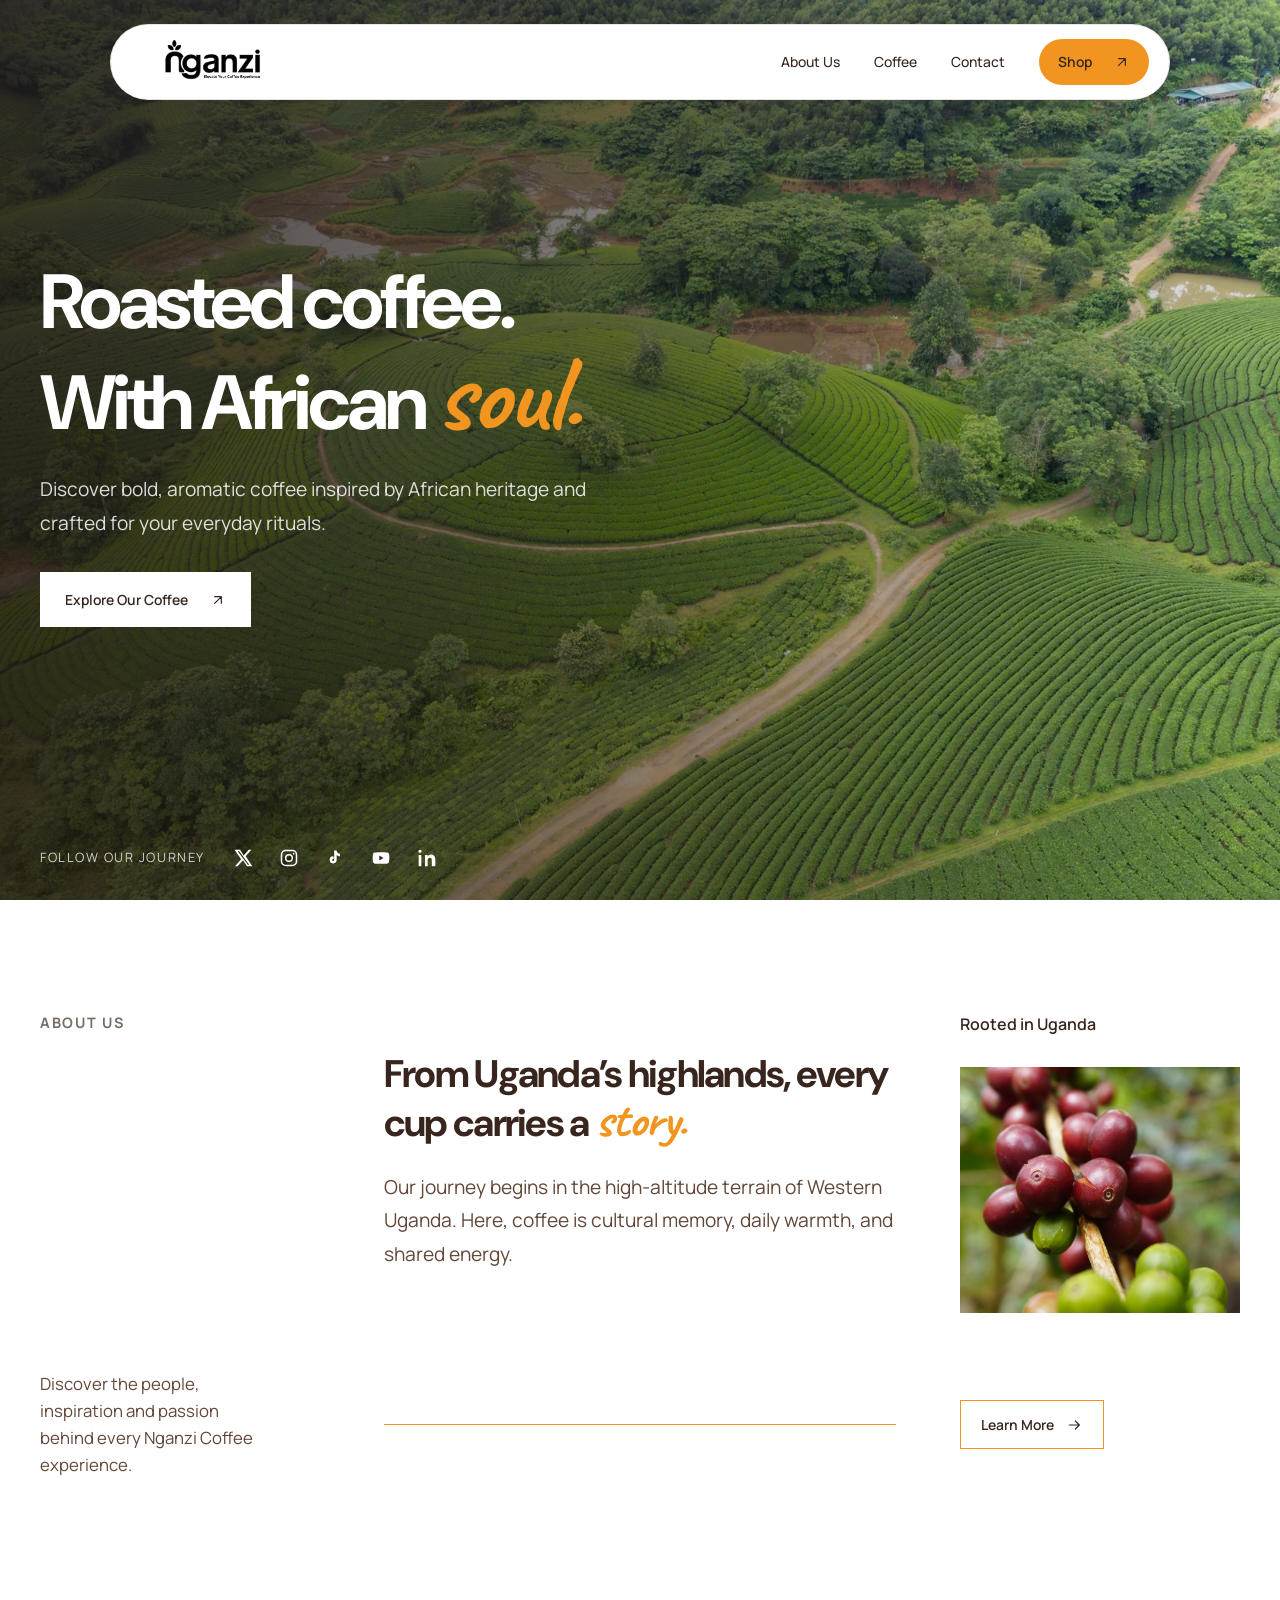
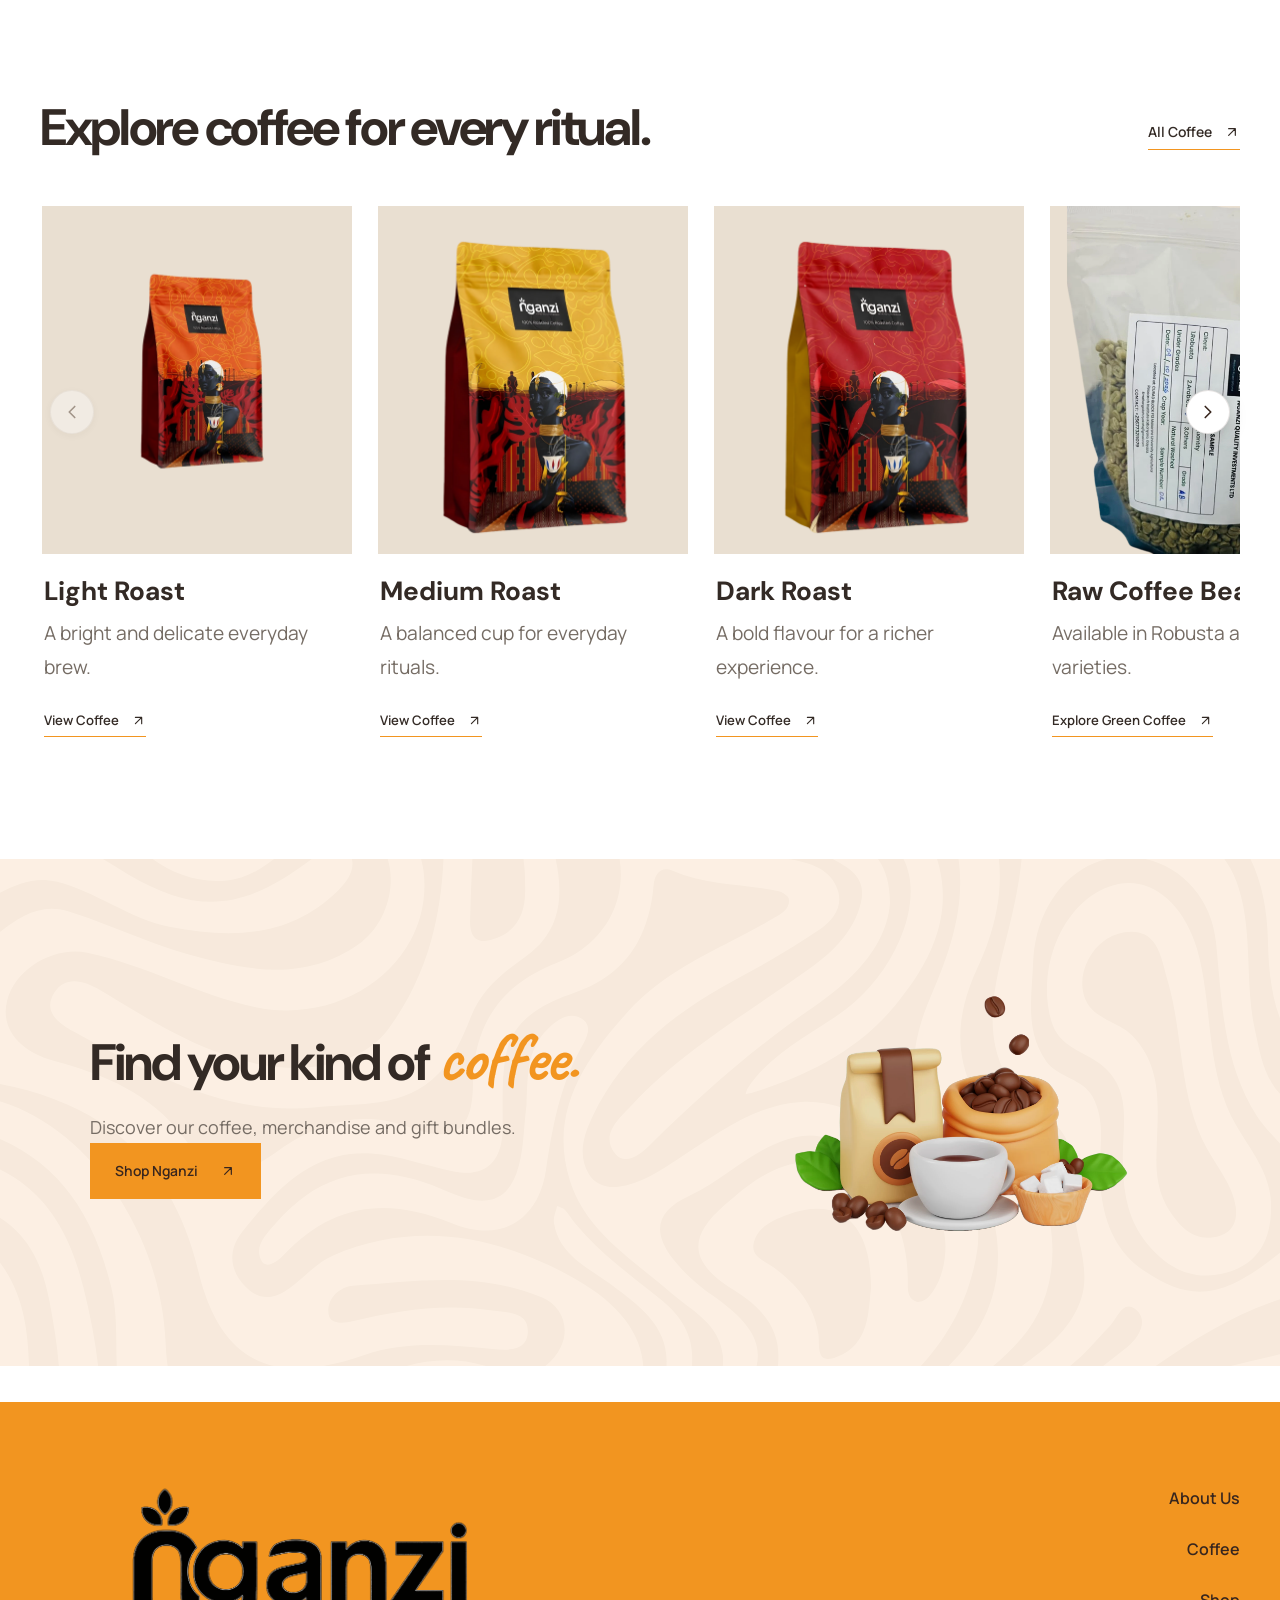
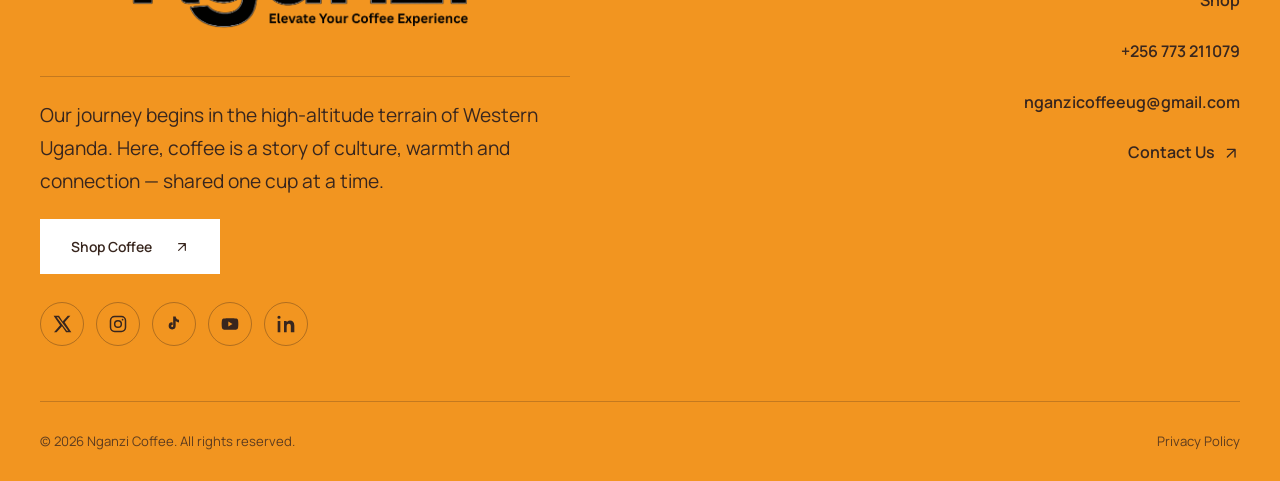
<file: index.html>
<!DOCTYPE html>
<html lang="en">
<head>
  <meta charset="UTF-8" />
  <meta name="viewport" content="width=device-width, initial-scale=1.0" />
  <meta
    name="description"
    content="Discover Nganzi Coffee — Ugandan coffee inspired by African heritage."
  />

  <title>Nganzi Coffee — From Africa, With Aroma</title>

  <link rel="icon" type="image/png" sizes="64x114" href="assets/images/nganzi-facicon-large.png" />
  <link rel="icon" type="image/png" sizes="47x84" href="assets/images/nganzi-facicon-medium.png" />
  <link rel="icon" type="image/png" sizes="27x48" href="assets/images/nganzi-facicon.png" />

  <link rel="preconnect" href="https://fonts.googleapis.com">
  <link rel="preconnect" href="https://fonts.gstatic.com" crossorigin>
  <link
    href="https://fonts.googleapis.com/css2?family=Caveat:wght@600;700&family=DM+Sans:wght@400;500;600;700&family=Manrope:wght@400;500;600;700&display=swap"
    rel="stylesheet"
  />

  <link rel="stylesheet" href="css/styles.css" />
  <script src="js/main.js" defer></script>
</head>

<body>
  <main>
    <!-- 1. HERO -->
    <section class="hero" id="home">
      <div data-component="navbar"></div>
      

      <img
        class="hero-image"
        src="assets/images/hero-2.webp"
        alt="Coffee growing in the Ugandan highlands"
        fetchpriority="high"
      />

      <div class="hero-overlay"></div>

      <div class="container hero-content">
        <h1>
          Roasted coffee.<br />
          With African <span class="script-accent">soul.</span>
        </h1>

        <p class="hero-description">
          Discover bold, aromatic coffee inspired by African heritage
          and crafted for your everyday rituals.
        </p>

        <a href="pages/coffee.html" class="button button-light">
          Explore Our Coffee
          <svg class="arrow-icon" viewBox="0 0 24 24" fill="none" aria-hidden="true">
            <path d="M7 17 17 7M7 7h10v10" />
          </svg>
        </a>
      </div>

      <div class="hero-bottom container">
        <p class="hero-social-label">Follow our journey</p>
        <nav class="hero-social-links" aria-label="Nganzi Coffee social media">
          <a href="https://x.com/nganzicoffee" target="_blank" rel="noopener noreferrer" aria-label="Nganzi Coffee on X">
            <svg viewBox="0 0 24 24" aria-hidden="true">
              <path d="M18.9 2H22l-6.8 7.8L23.2 22h-6.3l-4.9-7.4L5.5 22H2.4l7.3-8.4L1.9 2h6.5l4.4 6.9L18.9 2Zm-1.1 18h1.7L7.4 3.9H5.6L17.8 20Z" />
            </svg>
          </a>
          <a href="https://www.instagram.com/nganzicoffee/" target="_blank" rel="noopener noreferrer" aria-label="Nganzi Coffee on Instagram">
            <svg viewBox="0 0 24 24" aria-hidden="true">
              <rect x="3" y="3" width="18" height="18" rx="5" />
              <circle cx="12" cy="12" r="4" />
              <circle class="social-icon-fill" cx="17.5" cy="6.8" r="1" />
            </svg>
          </a>
          <a href="https://www.tiktok.com/@nganzicoffee" target="_blank" rel="noopener noreferrer" aria-label="Nganzi Coffee on TikTok">
            <svg viewBox="0 0 24 24" aria-hidden="true">
              <path d="M14 3v11.2a4.2 4.2 0 1 1-3.6-4.1v3.2a1.2 1.2 0 1 0 .6 1V3h3c.2 2.2 1.5 3.7 4 4v3.1A8 8 0 0 1 14 8.5" />
            </svg>
          </a>
          <a href="https://www.youtube.com/@nganzicoffee" target="_blank" rel="noopener noreferrer" aria-label="Nganzi Coffee on YouTube">
            <svg viewBox="0 0 24 24" aria-hidden="true">
              <path d="M22 12s0-3.2-.4-4.7a2.5 2.5 0 0 0-1.8-1.8C18.2 5 12 5 12 5s-6.2 0-7.8.5a2.5 2.5 0 0 0-1.8 1.8C2 8.8 2 12 2 12s0 3.2.4 4.7a2.5 2.5 0 0 0 1.8 1.8C5.8 19 12 19 12 19s6.2 0 7.8-.5a2.5 2.5 0 0 0 1.8-1.8C22 15.2 22 12 22 12Z" />
              <path class="social-icon-cutout" d="m10 15 5-3-5-3v6Z" />
            </svg>
          </a>
          <a href="https://www.linkedin.com/company/nganzicoffee/" target="_blank" rel="noopener noreferrer" aria-label="Nganzi Coffee on LinkedIn">
            <svg viewBox="0 0 24 24" aria-hidden="true">
              <path d="M5.2 8.5H2V22h3.2V8.5ZM3.6 2A1.9 1.9 0 1 0 3.6 5.8 1.9 1.9 0 0 0 3.6 2ZM22 13.8c0-4.1-2.2-6-5.2-6a4.5 4.5 0 0 0-4 2.2V8.5H9.6V22h3.2v-6.7c0-1.8.3-3.6 2.6-3.6s2.4 2.1 2.4 3.7V22H22v-8.2Z" />
            </svg>
          </a>
        </nav>
      </div>
    </section>

    <!-- 2. ABOUT US -->
    <section class="about section-padding" id="about">
      <div class="container about-grid">
        <p class="eyebrow about-label">ABOUT US</p>

        <div class="about-copy">
          <h2>
            From Uganda’s highlands, every cup carries a
            <span class="script-accent">story.</span>
          </h2>

          <p>
            Our journey begins in the high-altitude terrain of Western
            Uganda. Here, coffee is cultural memory, daily warmth,
            and shared energy.
          </p>

        </div>

        <div class="about-image-wrap">
          <p class="about-image-label">Rooted in Uganda</p>
          <img
            src="assets/images/coffee-origin.webp"
            alt="Coffee cherries and the coffee-growing landscape"
            loading="lazy"
          />
        </div>

        <p class="about-note">
          Discover the people, inspiration and passion behind every
          Nganzi Coffee experience.
        </p>
        <div class="about-rule" aria-hidden="true"></div>
        <a href="pages/about.html" class="text-link about-link">
          Learn More
          <svg class="arrow-icon arrow-right" viewBox="0 0 24 24" fill="none" aria-hidden="true">
            <path d="M4 12h15m-6-6 6 6-6 6" />
          </svg>
        </a>
      </div>
    </section>

    <!-- 3. FEATURED COFFEE -->
    <section class="coffee-section section-padding" id="coffee">
      <div class="container">
        <div class="section-heading">
          <div>
            <h2>Explore coffee for every ritual.</h2>
          </div>

          <a href="pages/coffee.html" class="text-link desktop-link">
            All Coffee
            <svg class="arrow-icon" viewBox="0 0 24 24" fill="none" aria-hidden="true">
              <path d="M7 17 17 7M7 7h10v10" />
            </svg>
          </a>
        </div>

        <div class="product-carousel" data-product-carousel>
          <button
            class="product-carousel-arrow product-carousel-arrow-previous"
            type="button"
            aria-label="Scroll to previous coffee"
            aria-controls="featured-coffee-products"
            disabled
          >
            <svg viewBox="0 0 24 24" fill="none" aria-hidden="true">
              <path d="m15 18-6-6 6-6" />
            </svg>
          </button>
          <div
            class="product-grid"
            id="featured-coffee-products"
            tabindex="0"
            aria-label="Featured coffee products"
          >
          <article class="product-card">
            <a href="pages/coffee.html#light-roast" class="product-image">
              <img
                src="assets/images/light-roast.webp"
                alt="Nganzi Light Roast coffee"
                loading="lazy"
              />
            </a>
            <div class="product-info">
              <h3>Light Roast</h3>
              <p>A bright and delicate everyday brew.</p>
              <a href="pages/coffee.html#light-roast" class="text-link">
                View Coffee
                <svg class="arrow-icon" viewBox="0 0 24 24" fill="none" aria-hidden="true">
                  <path d="M7 17 17 7M7 7h10v10" />
                </svg>
              </a>
            </div>
          </article>

          <article class="product-card">
            <a href="pages/coffee.html#medium-roast" class="product-image">
              <img
                src="assets/images/medium-roast.webp"
                alt="Nganzi Medium Roast coffee"
                loading="lazy"
              />
            </a>
            <div class="product-info">
              <h3>Medium Roast</h3>
              <p>A balanced cup for everyday rituals.</p>
              <a href="pages/coffee.html#medium-roast" class="text-link">
                View Coffee
                <svg class="arrow-icon" viewBox="0 0 24 24" fill="none" aria-hidden="true">
                  <path d="M7 17 17 7M7 7h10v10" />
                </svg>
              </a>
            </div>
          </article>

          <article class="product-card">
            <a href="pages/coffee.html#dark-roast" class="product-image">
              <img
                src="assets/images/dark-roast.webp"
                alt="Nganzi Dark Roast coffee"
                loading="lazy"
              />
            </a>
            <div class="product-info">
              <h3>Dark Roast</h3>
              <p>A bold flavour for a richer experience.</p>
              <a href="pages/coffee.html#dark-roast" class="text-link">
                View Coffee
                <svg class="arrow-icon" viewBox="0 0 24 24" fill="none" aria-hidden="true">
                  <path d="M7 17 17 7M7 7h10v10" />
                </svg>
              </a>
            </div>
          </article>

          <article class="product-card">
            <a href="pages/coffee.html#raw-coffee-beans" class="product-image">
              <img
                src="assets/images/raw-beans.webp"
                alt="Bag of raw green coffee beans"
                loading="lazy"
                decoding="async"
              />
            </a>
            <div class="product-info">
              <h3>Raw Coffee Beans</h3>
              <p>Available in Robusta and Arabica varieties.</p>
              <a href="pages/coffee.html#raw-coffee-beans" class="text-link">
                Explore Green Coffee
                <svg class="arrow-icon" viewBox="0 0 24 24" fill="none" aria-hidden="true">
                  <path d="M7 17 17 7M7 7h10v10" />
                </svg>
              </a>
            </div>
          </article>
          </div>
          <button
            class="product-carousel-arrow product-carousel-arrow-next"
            type="button"
            aria-label="Scroll to next coffee"
            aria-controls="featured-coffee-products"
          >
            <svg viewBox="0 0 24 24" fill="none" aria-hidden="true">
              <path d="m9 18 6-6-6-6" />
            </svg>
          </button>
        </div>
      </div>
    </section>

    <!-- 4. SHOP CTA -->
    <section class="shop-cta">
      <div class="container shop-cta-inner">
        <div class="shop-cta-content">
          <h2>
            Find your kind of <span class="script-accent">coffee.</span>
          </h2>
          <p>Discover our coffee, merchandise and gift bundles.</p>

          <a href="pages/shop.html" class="button button-dark">
            Shop Nganzi
            <svg class="arrow-icon" viewBox="0 0 24 24" fill="none" aria-hidden="true">
              <path d="M7 17 17 7M7 7h10v10" />
            </svg>
          </a>
        </div>

        <img
          class="shop-cta-illustration"
          src="assets/illustrations/coffee-package.webp"
          alt="Nganzi coffee package"
          decoding="async"
        />
      </div>
    </section>
  </main>

  <div data-component="footer"></div>
</body>
</html>
</file>
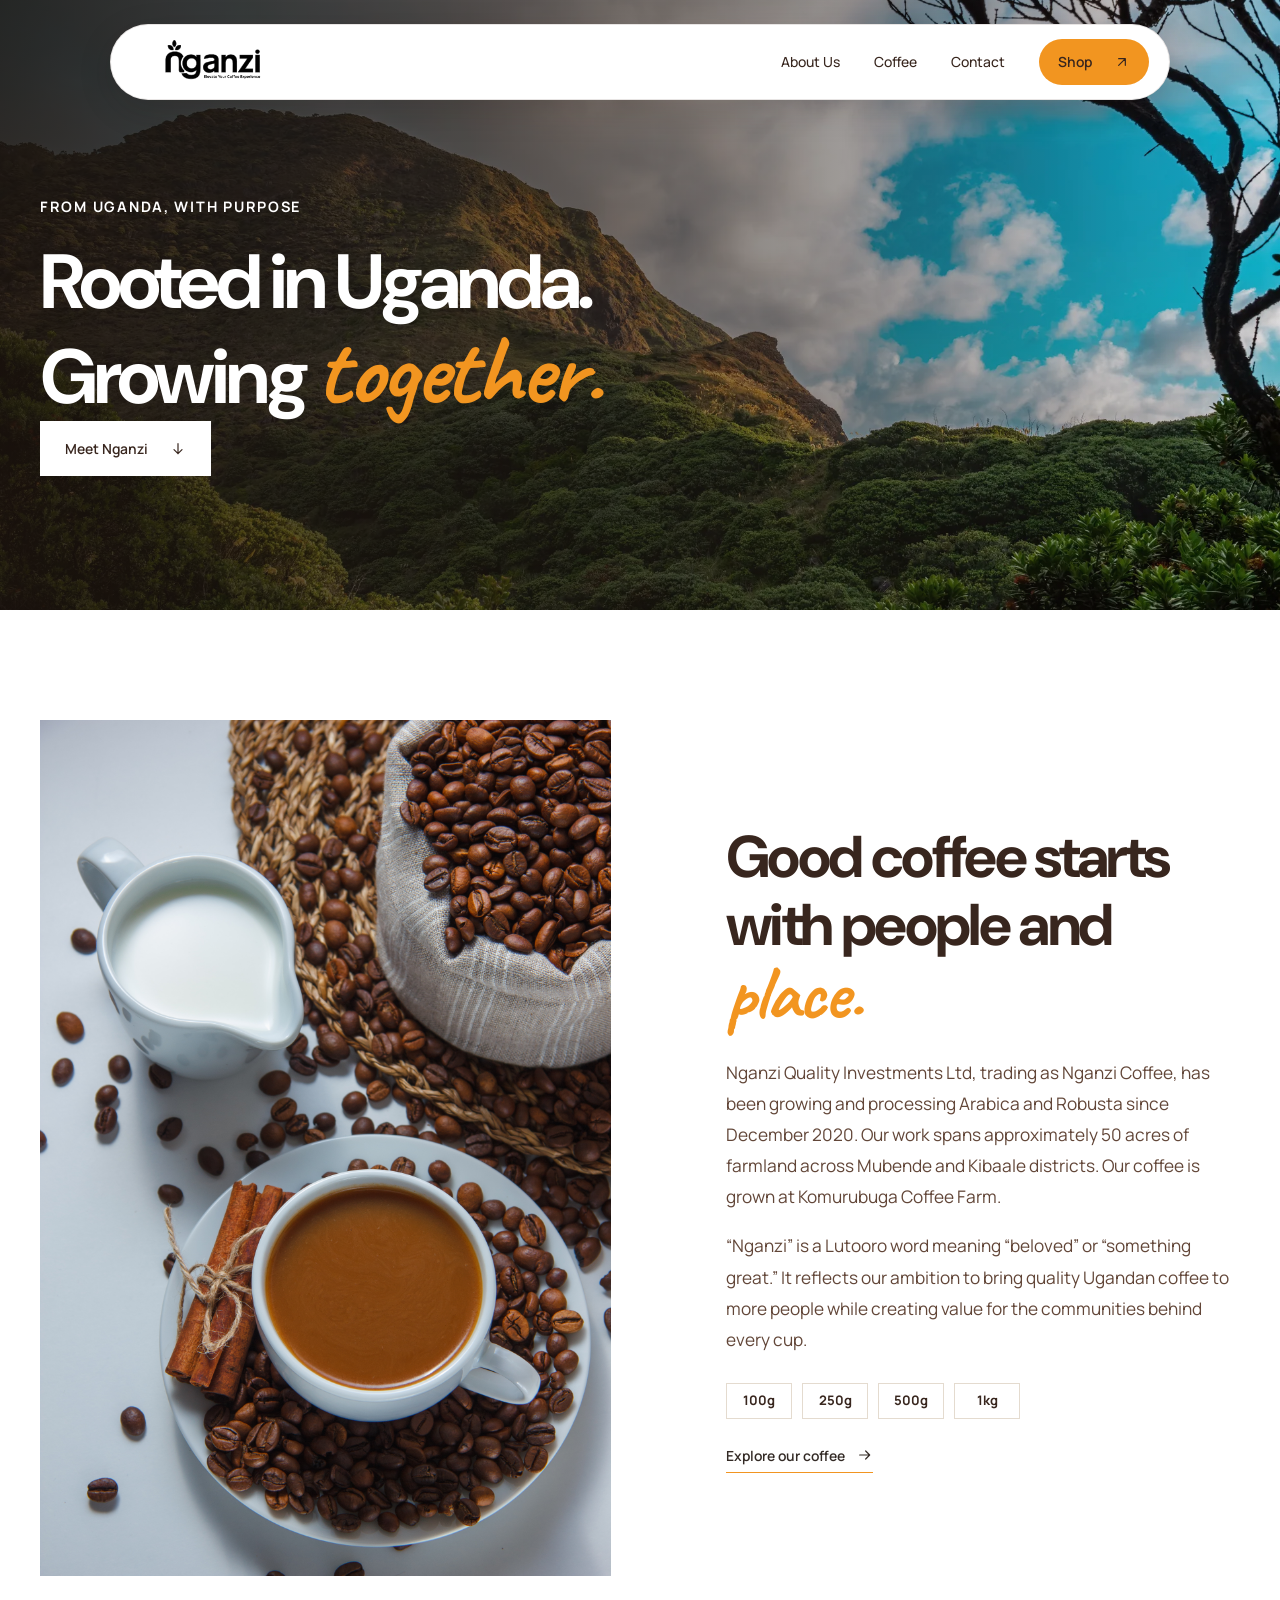
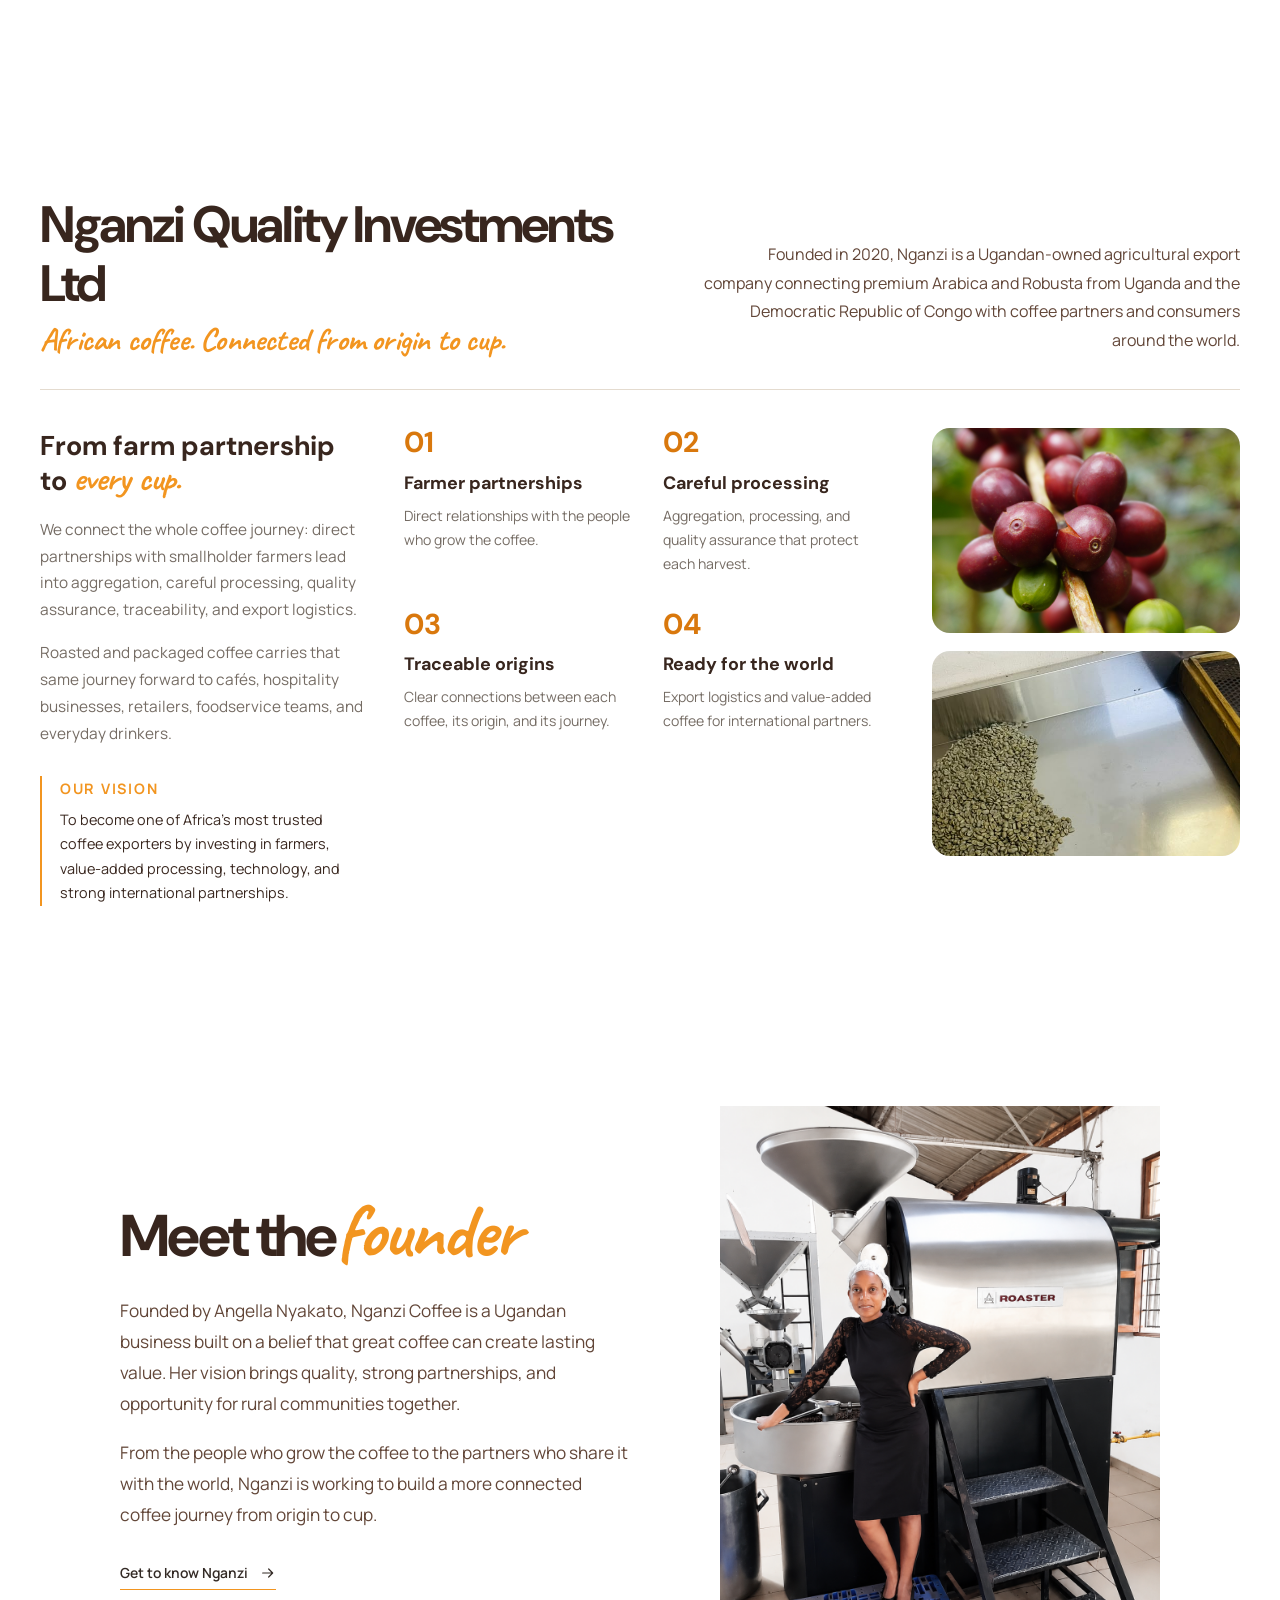
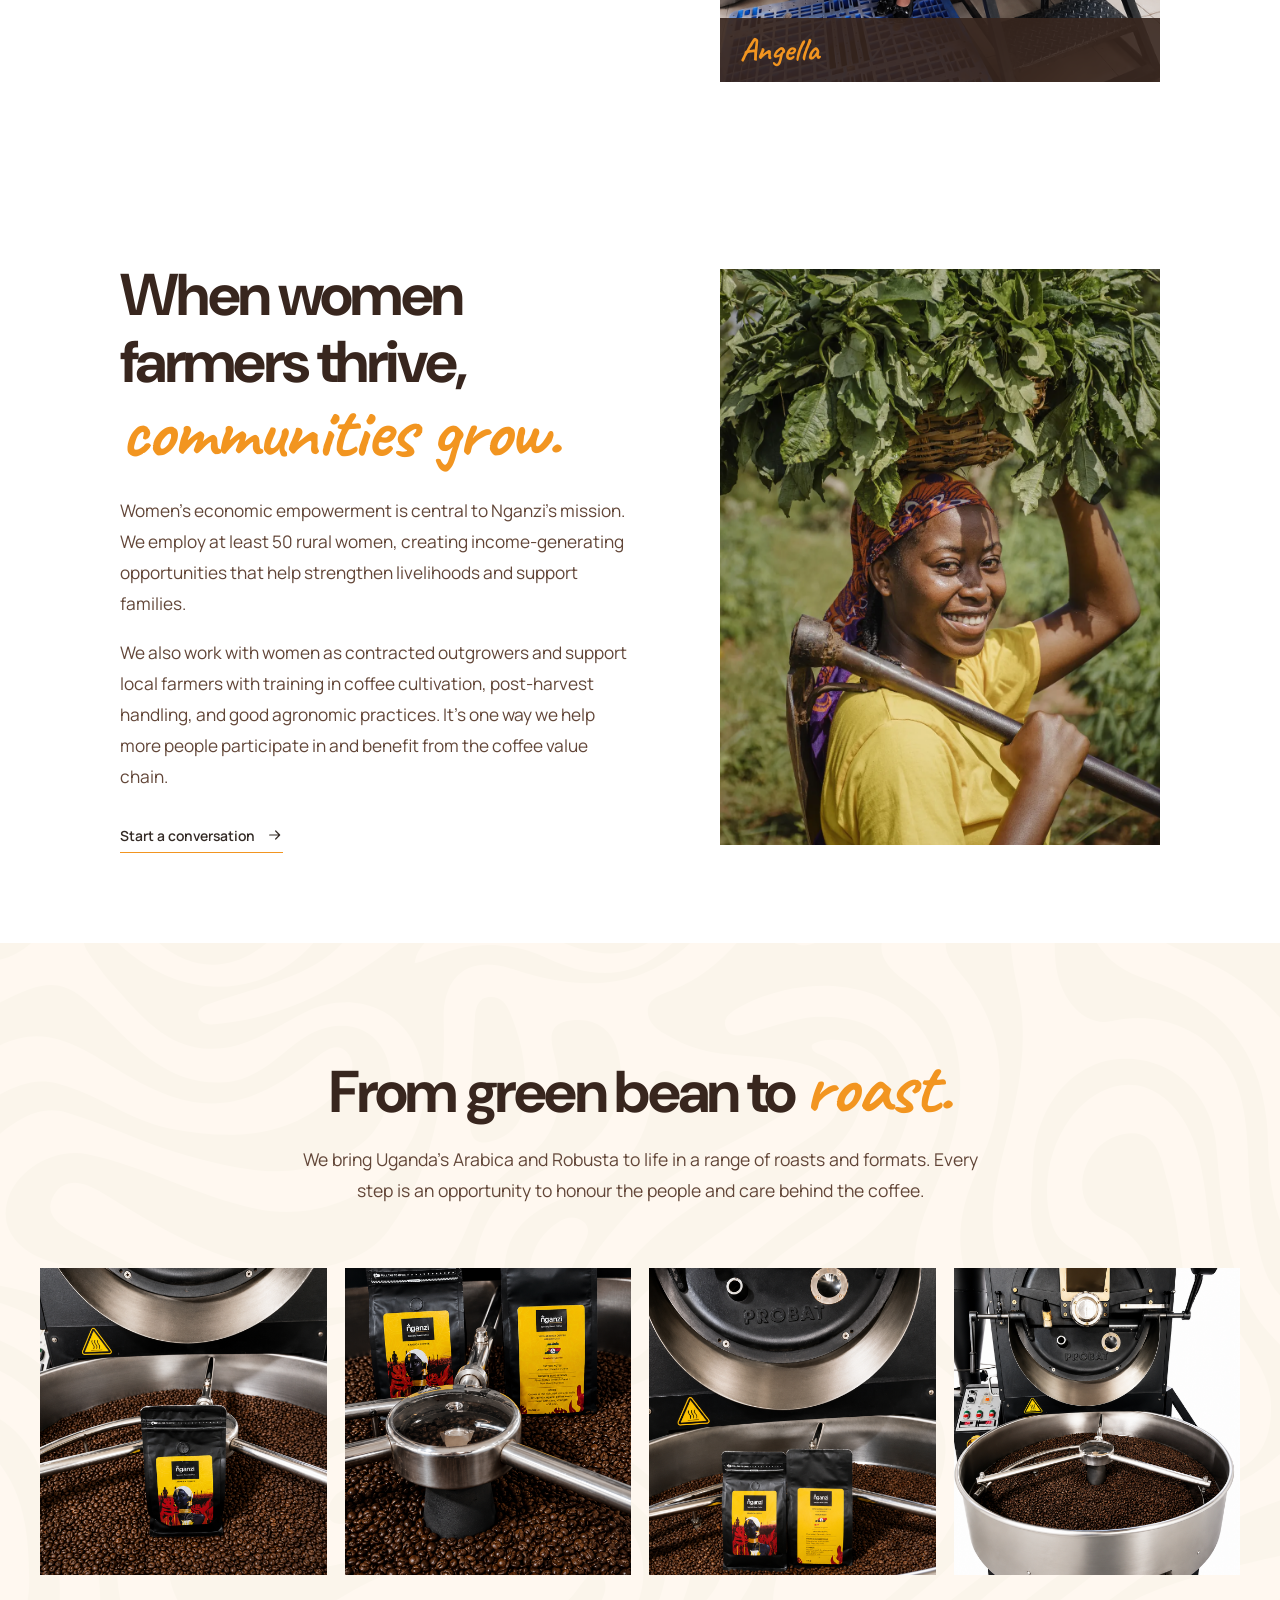
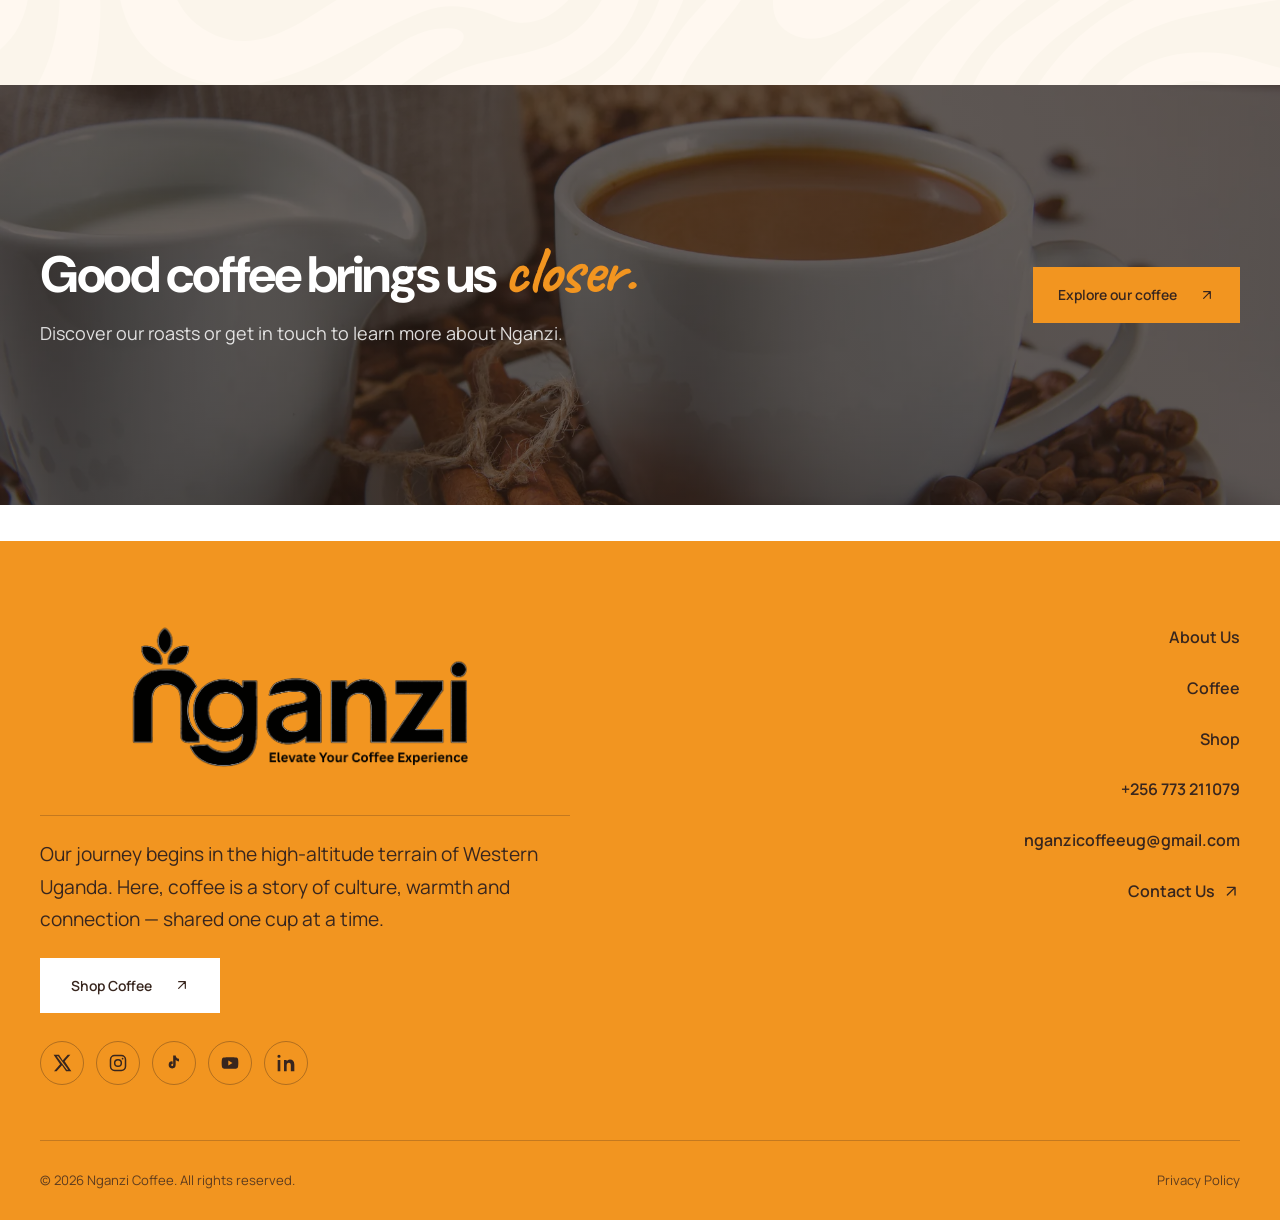
<file: pages/about.html>
<!DOCTYPE html>
<html lang="en">
  <head>
    <meta charset="UTF-8" />
    <meta name="viewport" content="width=device-width, initial-scale=1.0" />
    <meta
      name="description"
      content="Meet Nganzi Coffee: a Ugandan Arabica and Robusta producer growing coffee and opportunity across Mubende and Kibaale."
    />
    <title>Our Story | Nganzi Coffee</title>
    <link rel="icon" type="image/png" sizes="64x114" href="../assets/images/nganzi-facicon-large.png" />
    <link rel="icon" type="image/png" sizes="47x84" href="../assets/images/nganzi-facicon-medium.png" />
    <link rel="icon" type="image/png" sizes="27x48" href="../assets/images/nganzi-facicon.png" />
    <link rel="preconnect" href="https://fonts.googleapis.com" />
    <link rel="preconnect" href="https://fonts.gstatic.com" crossorigin />
    <link
      href="https://fonts.googleapis.com/css2?family=Caveat:wght@600;700&family=DM+Sans:wght@400;500;600;700&family=Manrope:wght@400;500;600;700&display=swap"
      rel="stylesheet"
    />
    <link rel="stylesheet" href="../css/styles.css" />
    <script src="../js/main.js" defer></script>
  </head>
  <body class="about-page-body">
    <main>
      <section class="about-story-hero">
        <div data-component="navbar"></div>
        <img
          class="hero-image"
          src="../assets/images/mount-elgon.webp"
          alt="The green highlands of Uganda"
          fetchpriority="high"
        />
        <div class="hero-overlay"></div>
        <div class="container about-story-hero-content">
          <p class="eyebrow">From Uganda, with purpose</p>
          <h1>Rooted in Uganda.<br />Growing <span class="script-accent">together.</span></h1>
          <a class="button button-light" href="#our-roots">
            Meet Nganzi
            <svg class="arrow-icon" viewBox="0 0 24 24" fill="none" aria-hidden="true">
              <path d="M12 4v15m-6-6 6 6 6-6" />
            </svg>
          </a>
        </div>
      </section>

      <section class="story-origin section-padding" id="our-roots">
        <div class="container story-origin-grid">
          <div class="story-origin-image">
            <img
              src="../assets/images/coffee-arial.jpg"
              alt="Fresh green coffee beans before roasting"
              loading="lazy"
            />
          </div>
          <div class="story-origin-copy">
            <h2>Good coffee starts with people and <span class="script-accent">place.</span></h2>
            <p>
              Nganzi Quality Investments Ltd, trading as Nganzi Coffee, has
              been growing and processing Arabica and Robusta since December
              2020.               Our work spans approximately 50 acres of farmland across
              Mubende and Kibaale districts. Our coffee is grown at
              Komurubuga Coffee Farm.
            </p>
            <p>
              “Nganzi” is a Lutooro word meaning “beloved” or “something
              great.” It reflects our ambition to bring quality Ugandan coffee
              to more people while creating value for the communities behind
              every cup.
            </p>
            <div class="story-product-sizes" aria-label="Available pack sizes">
              <span>100g</span>
              <span>250g</span>
              <span>500g</span>
              <span>1kg</span>
            </div>
            <a class="text-link" href="coffee.html">
              Explore our coffee
              <svg class="arrow-icon" viewBox="0 0 24 24" fill="none" aria-hidden="true">
                <path d="M4 12h15m-6-6 6 6-6 6" />
              </svg>
            </a>
          </div>
        </div>
      </section>

      <section class="story-export section-padding" id="our-journey">
        <div class="container">
          <div class="story-export-heading">
            <div>
              <h2>Nganzi Quality Investments Ltd</h2>
              <p class="script-accent">African coffee. Connected from origin to cup.</p>
            </div>
            <p>
              Founded in 2020, Nganzi is a Ugandan-owned agricultural export
              company connecting premium Arabica and Robusta from Uganda and
              the Democratic Republic of Congo with coffee partners and
              consumers around the world.
            </p>
          </div>

          <div class="story-export-content">
            <div class="story-export-context">
              <h3>From farm partnership to <span class="script-accent">every cup.</span></h3>
              <p>
                We connect the whole coffee journey: direct partnerships with
                smallholder farmers lead into aggregation, careful processing,
                quality assurance, traceability, and export logistics.
              </p>
              <p>
                Roasted and packaged coffee carries that same journey forward
                to cafés, hospitality businesses, retailers, foodservice
                teams, and everyday drinkers.
              </p>
              <aside class="story-vision">
                <p class="eyebrow">Our vision</p>
                <p>
                  To become one of Africa’s most trusted coffee exporters by
                  investing in farmers, value-added processing, technology,
                  and strong international partnerships.
                </p>
              </aside>
            </div>

            <ol class="export-journey">
              <li>
                <span>01</span>
                <h3>Farmer partnerships</h3>
                <p>Direct relationships with the people who grow the coffee.</p>
              </li>
              <li>
                <span>02</span>
                <h3>Careful processing</h3>
                <p>Aggregation, processing, and quality assurance that protect each harvest.</p>
              </li>
              <li>
                <span>03</span>
                <h3>Traceable origins</h3>
                <p>Clear connections between each coffee, its origin, and its journey.</p>
              </li>
              <li>
                <span>04</span>
                <h3>Ready for the world</h3>
                <p>Export logistics and value-added coffee for international partners.</p>
              </li>
            </ol>

            <div class="story-export-images" aria-label="Nganzi coffee production">
              <img
                src="../assets/images/coffee-origin.jpg"
                alt="Nganzi coffee beside the roaster"
                loading="lazy"
              />
              <img
                src="../assets/images/green beans.jpeg"
                alt="Green coffee beans ready for processing"
                loading="lazy"
              />
            </div>
          </div>
        </div>
      </section>

      <section class="story-women" id="our-people">
        <div class="container story-women-grid">
          <div class="story-women-copy">
            <h2>Meet the<span class="script-accent">founder</span></h2>
            <p>
              Founded by Angella Nyakato, Nganzi Coffee is a Ugandan business
              built on a belief that great coffee can create lasting value.
              Her vision brings quality, strong partnerships, and opportunity
              for rural communities together.
            </p>
            <p>
              From the people who grow the coffee to the partners who share it
              with the world, Nganzi is working to build a more connected
              coffee journey from origin to cup.
            </p>
            <a class="text-link" href="contact.html">
              Get to know Nganzi
              <svg class="arrow-icon" viewBox="0 0 24 24" fill="none" aria-hidden="true">
                <path d="M4 12h15m-6-6 6 6-6 6" />
              </svg>
            </a>
          </div>
          <figure class="story-women-image founder-image">
            <img
              src="../assets/images/angellah.png"
              alt="Angella, founder of Nganzi Coffee"
              loading="lazy"
            />
            <figcaption>
              <strong>Angella</strong>
            </figcaption>
          </figure>
        </div>
      </section>

      <section class="story-women story-women-farmers" id="women-farmers">
        <div class="container story-women-grid">
          <div class="story-women-copy">
            <h2>When women farmers thrive, <span class="script-accent">communities grow.</span></h2>
            <p>
              Women’s economic empowerment is central to Nganzi’s mission. We
              employ at least 50 rural women, creating income-generating
              opportunities that help strengthen livelihoods and support
              families.
            </p>
            <p>
              We also work with women as contracted outgrowers and support
              local farmers with training in coffee cultivation, post-harvest
              handling, and good agronomic practices. It’s one way we help
              more people participate in and benefit from the coffee value
              chain.
            </p>
            <a class="text-link" href="contact.html">
              Start a conversation
              <svg class="arrow-icon" viewBox="0 0 24 24" fill="none" aria-hidden="true">
                <path d="M4 12h15m-6-6 6 6-6 6" />
              </svg>
            </a>
          </div>
          <figure class="story-women-image">
            <img
              src="../assets/images/woman-in-coffee-farm.webp"
              alt="A woman tending coffee plants on a farm"
              loading="lazy"
            />
          </figure>
        </div>
      </section>

      <section class="story-processing section-padding" id="coffee-journey">
        <div class="container">
          <div class="story-processing-heading">
            <h2>From green bean to <span class="script-accent">roast.</span></h2>
            <p>
              We bring Uganda’s Arabica and Robusta to life in a range of
              roasts and formats. Every step is an opportunity to honour the
              people and care behind the coffee.
            </p>
          </div>
          <div class="roaster-gallery">
            <figure>
              <img
                src="../assets/images/roaster 1.png"
                alt="Coffee roasting equipment"
                loading="lazy"
              />
            </figure>
            <figure>
              <img
                src="../assets/images/roaster 2.png"
                alt="A closer look at the coffee roaster"
                loading="lazy"
              />
            </figure>
            <figure>
              <img
                src="../assets/images/roaster 3.png"
                alt="Coffee being prepared for roasting"
                loading="lazy"
              />
            </figure>
            <figure>
              <img
                src="../assets/images/roaster.png"
                alt="Coffee roaster at work"
                loading="lazy"
              />
            </figure>
          </div>
        </div>
      </section>

      <section class="story-cta">
        <div class="container story-cta-inner">
          <div>
            <h2>Good coffee brings us <span class="script-accent">closer.</span></h2>
            <p>Discover our roasts or get in touch to learn more about Nganzi.</p>
          </div>
          <a class="button button-dark" href="coffee.html">
            Explore our coffee
            <svg class="arrow-icon" viewBox="0 0 24 24" fill="none" aria-hidden="true">
              <path d="M7 17 17 7M7 7h10v10" />
            </svg>
          </a>
        </div>
      </section>
    </main>

    <div data-component="footer"></div>
  </body>
</html>
</file>
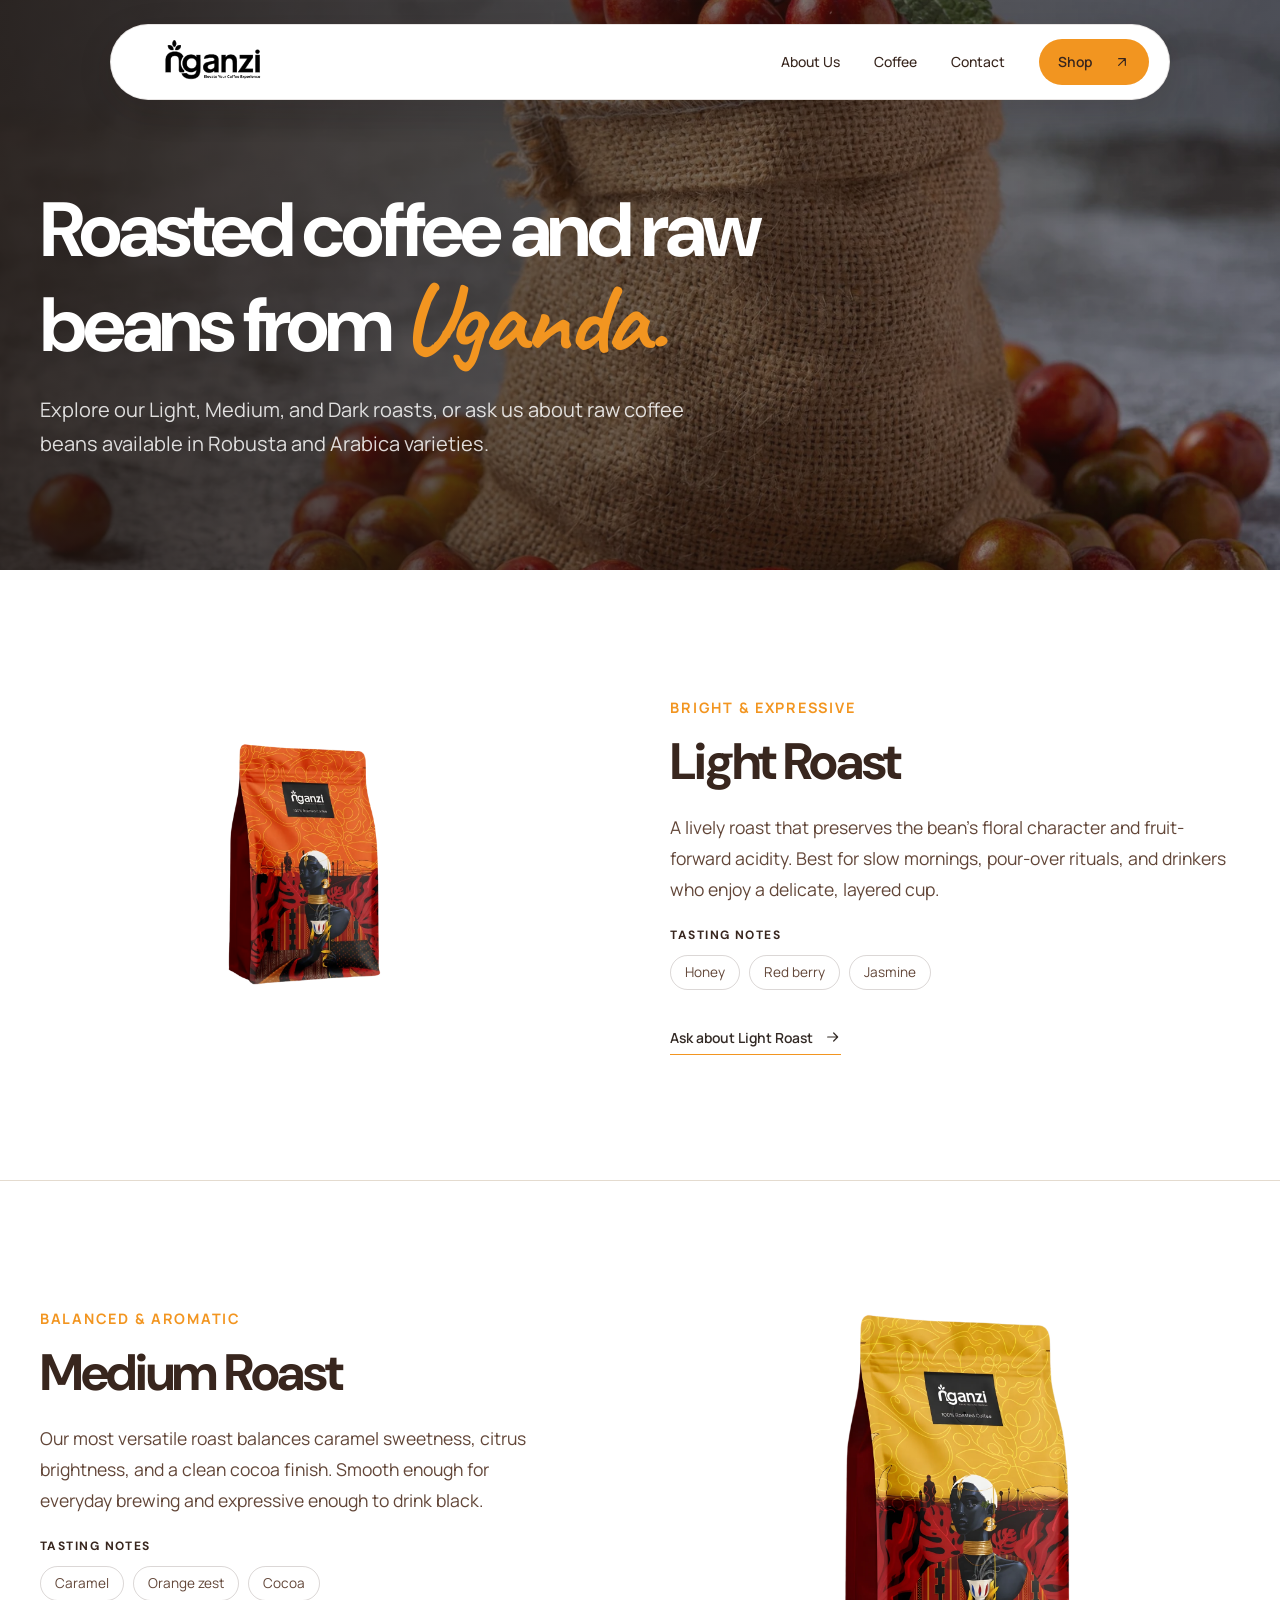
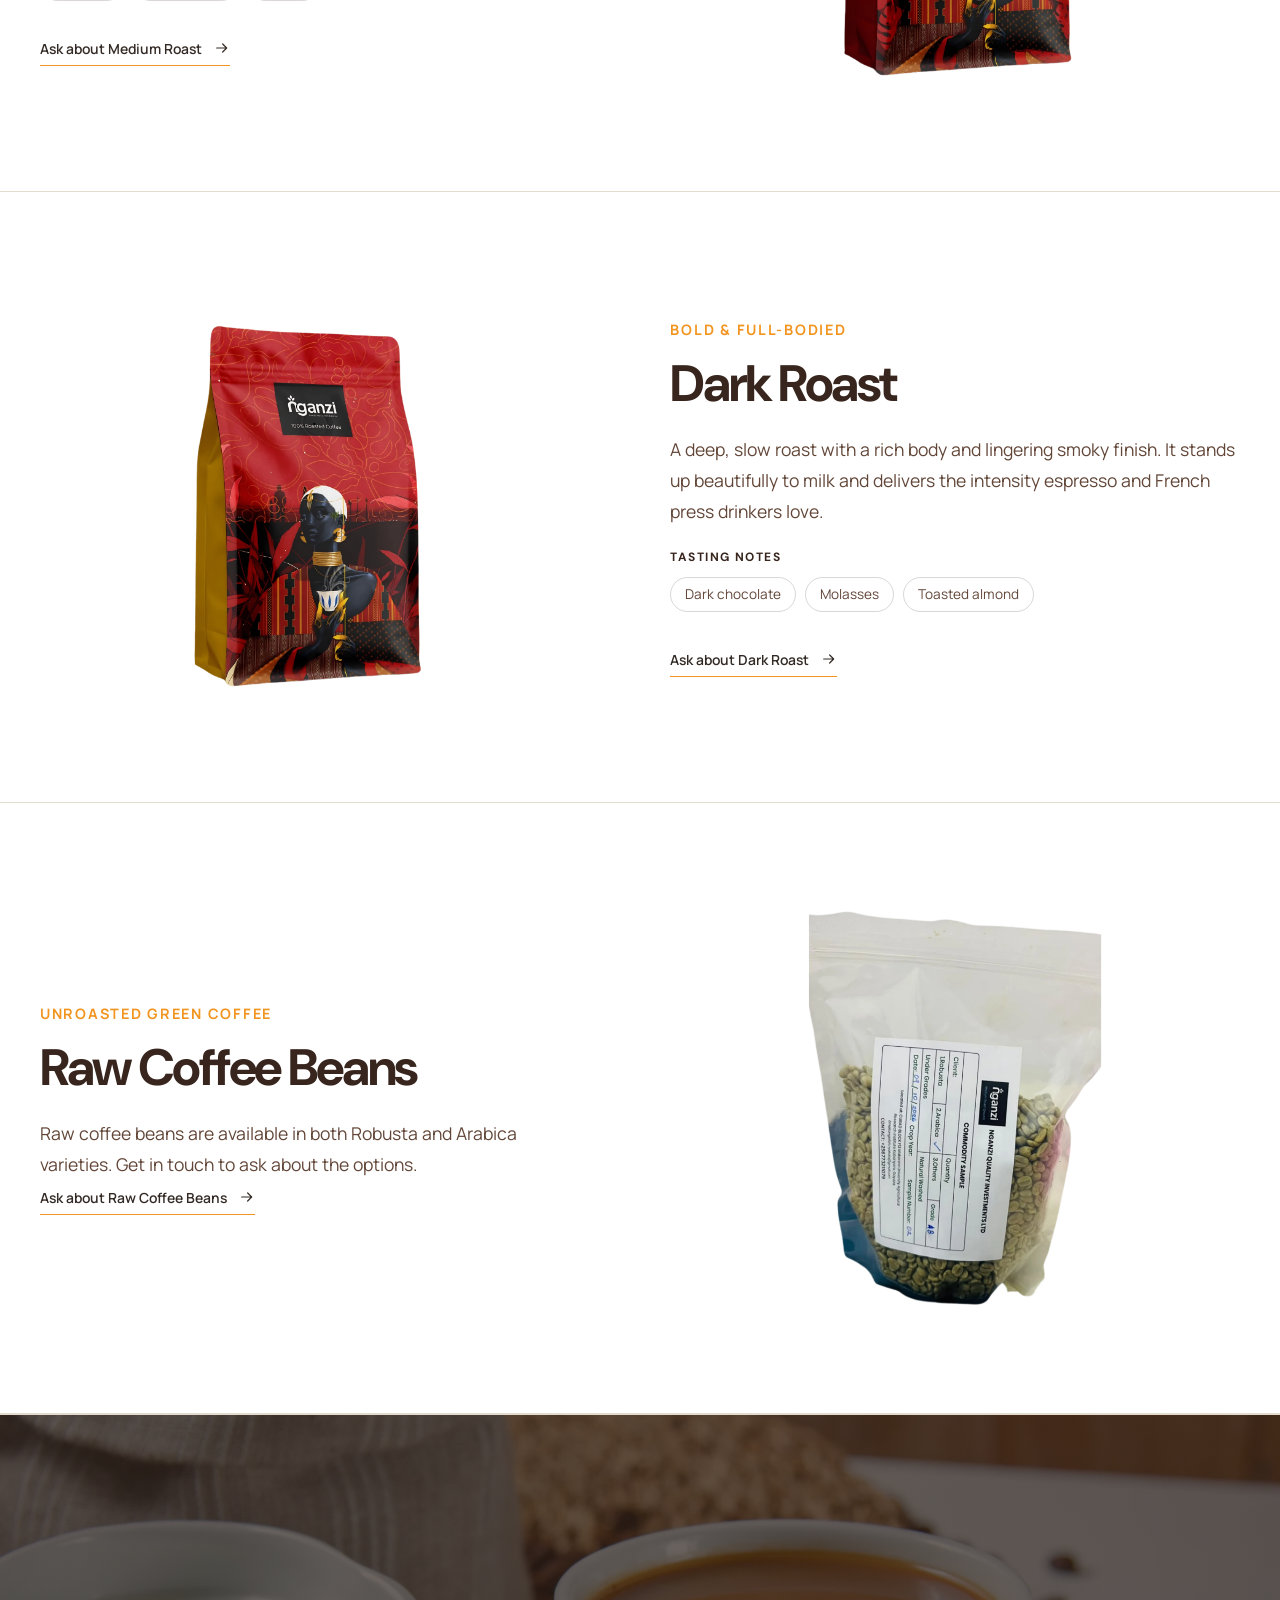
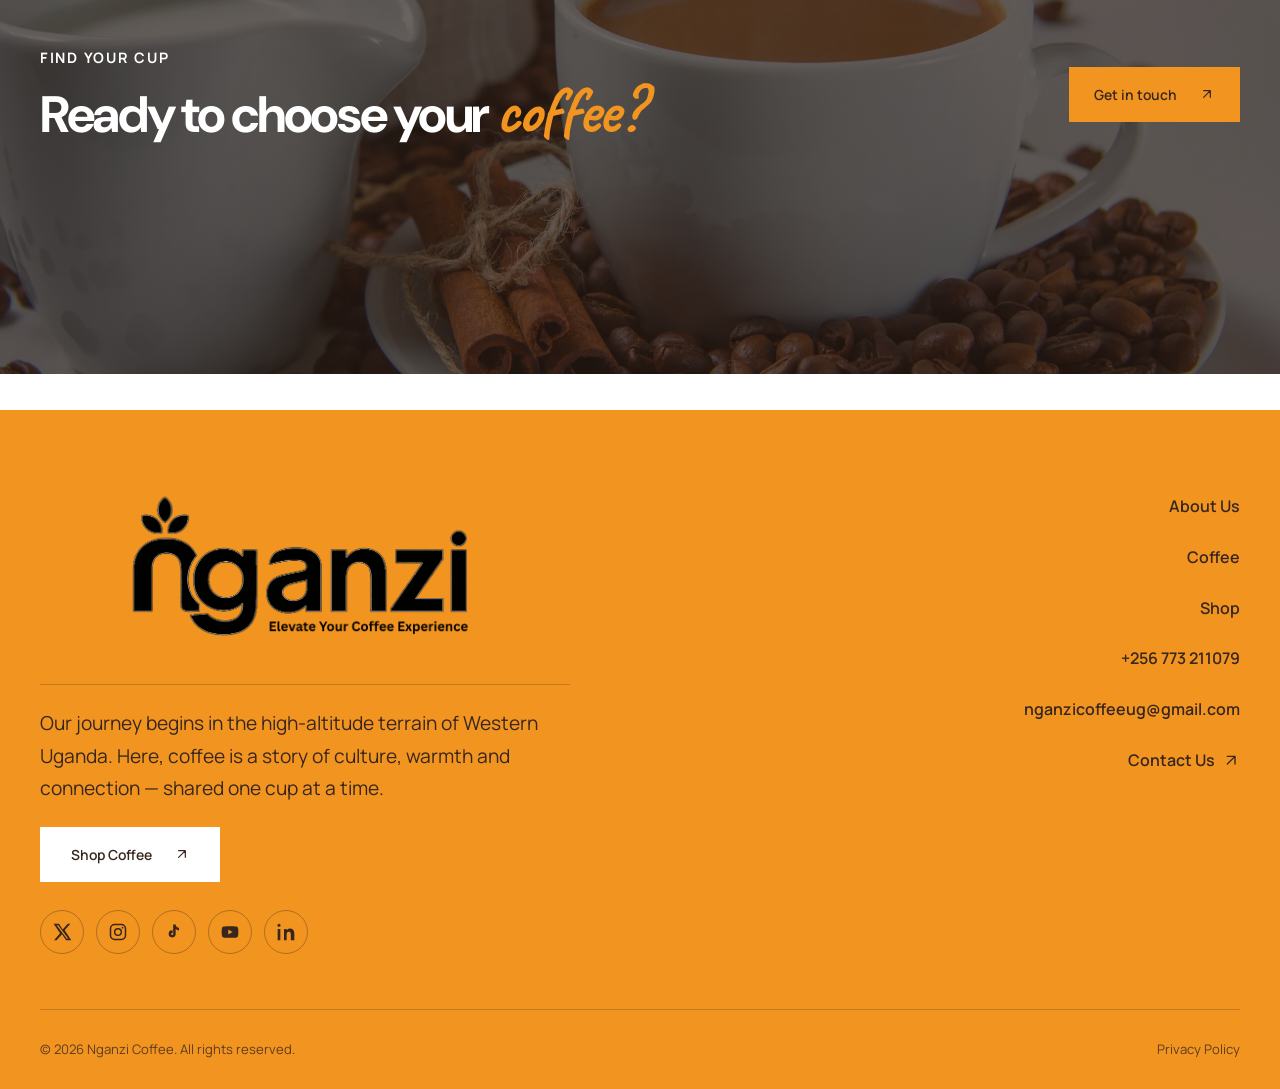
<file: pages/coffee.html>
<!DOCTYPE html>
<html lang="en">
  <head>
    <meta charset="UTF-8" />
    <meta name="viewport" content="width=device-width, initial-scale=1.0" />
    <meta
      name="description"
      content="Explore Nganzi Coffee's Light, Medium, and Dark Ugandan roasts, plus raw beans in Robusta and Arabica varieties."
    />
    <title>Ugandan Coffee &amp; Raw Beans | Nganzi Coffee</title>
    <link rel="icon" type="image/png" sizes="64x114" href="../assets/images/nganzi-facicon-large.png" />
    <link rel="icon" type="image/png" sizes="47x84" href="../assets/images/nganzi-facicon-medium.png" />
    <link rel="icon" type="image/png" sizes="27x48" href="../assets/images/nganzi-facicon.png" />
    <link rel="preconnect" href="https://fonts.googleapis.com" />
    <link rel="preconnect" href="https://fonts.gstatic.com" crossorigin />
    <link
      href="https://fonts.googleapis.com/css2?family=Caveat:wght@600;700&family=DM+Sans:wght@400;500;600;700&family=Manrope:wght@400;500;600;700&display=swap"
      rel="stylesheet"
    />
    <link rel="stylesheet" href="../css/styles.css" />
    <script src="../js/main.js" defer></script>
  </head>
  <body class="coffee-page-body">
    <main>
      <section class="coffee-guide-hero">
        <div data-component="navbar"></div>
        <img
          class="hero-image"
          src="../assets/images/coffee-bag.webp"
          alt=""
          fetchpriority="high"
        />
        <div class="hero-overlay"></div>
        <div class="container coffee-guide-intro">
          <h1>Roasted coffee and raw beans from <span class="script-accent">Uganda.</span></h1>
          <p>
            Explore our Light, Medium, and Dark roasts, or ask us about raw
            coffee beans available in Robusta and Arabica varieties.
          </p>
        </div>
      </section>

      <section class="roast-guide" aria-label="Explore our coffee">
        <article class="roast-profile roast-profile-light" id="light-roast">
          <div class="roast-profile-inner container">
            <div class="roast-image">
              <img
                src="../assets/images/light-roast.webp"
                alt="Nganzi Light Roast coffee bag"
                loading="lazy"
              />
            </div>
            <div class="roast-copy">
              <p class="eyebrow">Bright &amp; expressive</p>
              <h2>Light Roast</h2>
              <p class="roast-description">
                A lively roast that preserves the bean’s floral character and
                fruit-forward acidity. Best for slow mornings, pour-over
                rituals, and drinkers who enjoy a delicate, layered cup.
              </p>
              <div class="tasting-notes">
                <h3>Tasting Notes</h3>
                <ul>
                  <li>Honey</li>
                  <li>Red berry</li>
                  <li>Jasmine</li>
                </ul>
              </div>
              <a class="text-link" href="contact.html">
                Ask about Light Roast
                <svg class="arrow-icon" viewBox="0 0 24 24" fill="none" aria-hidden="true">
                  <path d="M4 12h15m-6-6 6 6-6 6" />
                </svg>
              </a>
            </div>
          </div>
        </article>

        <article class="roast-profile roast-profile-medium" id="medium-roast">
          <div class="roast-profile-inner roast-profile-reverse container">
            <div class="roast-image">
              <img
                src="../assets/images/medium-roast.webp"
                alt="Nganzi Medium Roast coffee bag"
                loading="lazy"
              />
            </div>
            <div class="roast-copy">
              <p class="eyebrow">Balanced &amp; aromatic</p>
              <h2>Medium Roast</h2>
              <p class="roast-description">
                Our most versatile roast balances caramel sweetness, citrus
                brightness, and a clean cocoa finish. Smooth enough for
                everyday brewing and expressive enough to drink black.
              </p>
              <div class="tasting-notes">
                <h3>Tasting Notes</h3>
                <ul>
                  <li>Caramel</li>
                  <li>Orange zest</li>
                  <li>Cocoa</li>
                </ul>
              </div>
              <a class="text-link" href="contact.html">
                Ask about Medium Roast
                <svg class="arrow-icon" viewBox="0 0 24 24" fill="none" aria-hidden="true">
                  <path d="M4 12h15m-6-6 6 6-6 6" />
                </svg>
              </a>
            </div>
          </div>
        </article>

        <article class="roast-profile roast-profile-dark" id="dark-roast">
          <div class="roast-profile-inner container">
            <div class="roast-image">
              <img
                src="../assets/images/dark-roast.webp"
                alt="Nganzi Dark Roast coffee bag"
                loading="lazy"
              />
            </div>
            <div class="roast-copy">
              <p class="eyebrow">Bold &amp; full-bodied</p>
              <h2>Dark Roast</h2>
              <p class="roast-description">
                A deep, slow roast with a rich body and lingering smoky finish.
                It stands up beautifully to milk and delivers the intensity
                espresso and French press drinkers love.
              </p>
              <div class="tasting-notes">
                <h3>Tasting Notes</h3>
                <ul>
                  <li>Dark chocolate</li>
                  <li>Molasses</li>
                  <li>Toasted almond</li>
                </ul>
              </div>
              <a class="text-link" href="contact.html">
                Ask about Dark Roast
                <svg class="arrow-icon" viewBox="0 0 24 24" fill="none" aria-hidden="true">
                  <path d="M4 12h15m-6-6 6 6-6 6" />
                </svg>
              </a>
            </div>
          </div>
        </article>

        <article class="roast-profile roast-profile-raw" id="raw-coffee-beans">
          <div class="roast-profile-inner roast-profile-reverse container">
            <div class="roast-image">
              <img
                src="../assets/images/raw-beans.webp"
                alt="Bag of raw green coffee beans"
                loading="lazy"
                decoding="async"
              />
            </div>
            <div class="roast-copy">
              <p class="eyebrow">Unroasted green coffee</p>
              <h2>Raw Coffee Beans</h2>
              <p class="roast-description">
                Raw coffee beans are available in both Robusta and Arabica
                varieties. Get in touch to ask about the options.
              </p>
              <a class="text-link" href="contact.html">
                Ask about Raw Coffee Beans
                <svg class="arrow-icon" viewBox="0 0 24 24" fill="none" aria-hidden="true">
                  <path d="M4 12h15m-6-6 6 6-6 6" />
                </svg>
              </a>
            </div>
          </div>
        </article>
      </section>

      <section class="roast-cta">
        <div class="container roast-cta-inner">
          <div>
            <p class="eyebrow">Find your cup</p>
            <h2>Ready to choose your <span class="script-accent">coffee?</span></h2>
          </div>
          <a class="button button-dark" href="contact.html">
            Get in touch
            <svg class="arrow-icon" viewBox="0 0 24 24" fill="none" aria-hidden="true">
              <path d="M7 17 17 7M7 7h10v10" />
            </svg>
          </a>
        </div>
      </section>
    </main>

    <div data-component="footer"></div>
  </body>
</html>
</file>
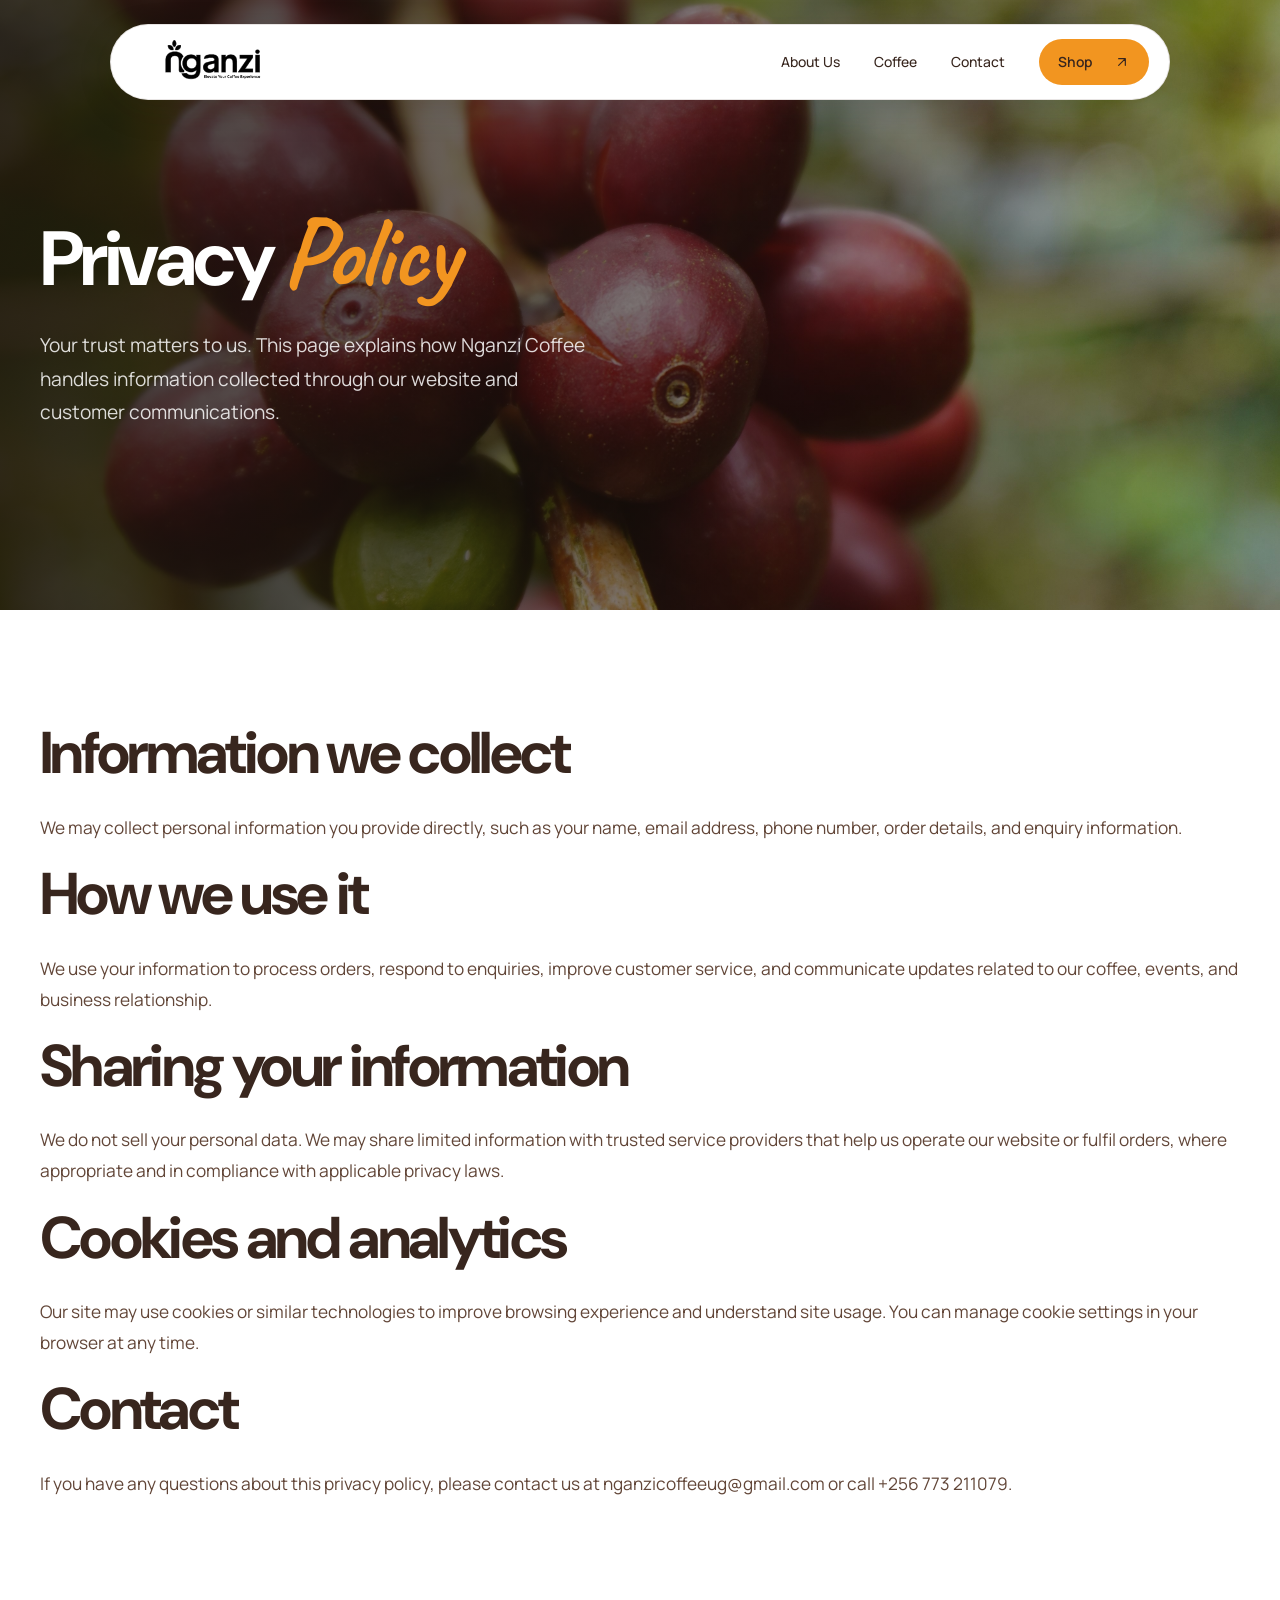
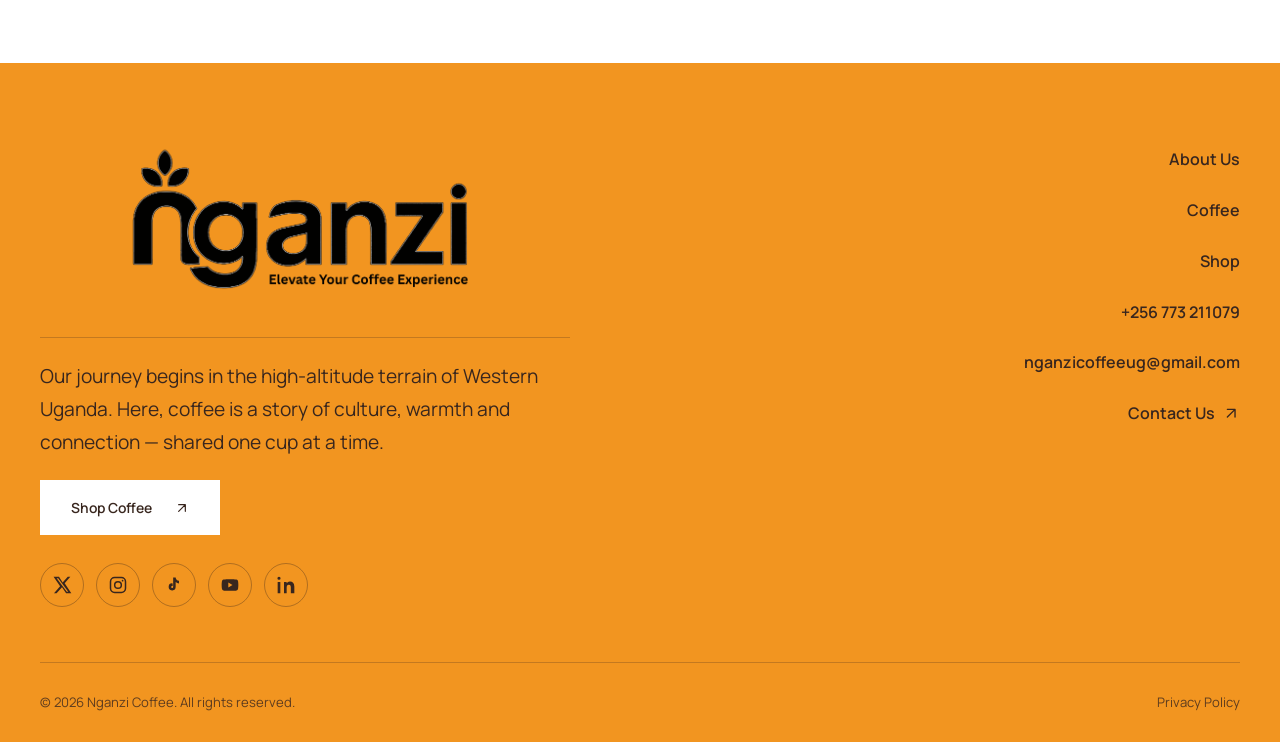
<file: pages/privacy-policy.html>
<!DOCTYPE html>
<html lang="en">
  <head>
    <meta charset="UTF-8" />
    <meta name="viewport" content="width=device-width, initial-scale=1.0" />
    <meta
      name="description"
      content="Privacy policy for Nganzi Coffee. Learn how we handle your information and communications."
    />
    <title>Privacy Policy | Nganzi Coffee</title>
    <link rel="preconnect" href="https://fonts.googleapis.com" />
    <link rel="preconnect" href="https://fonts.gstatic.com" crossorigin />
    <link
      href="https://fonts.googleapis.com/css2?family=Caveat:wght@600;700&family=DM+Sans:wght@400;500;600;700&family=Manrope:wght@400;500;600;700&display=swap"
      rel="stylesheet"
    />
    <link rel="stylesheet" href="../css/styles.css" />
    <script src="../js/main.js" defer></script>
  </head>
  <body class="about-page-body">
    <main>
      <section class="about-story-hero privacy-hero">
        <div data-component="navbar"></div>
        <img
          class="hero-image"
          src="../assets/images/coffee-origin.jpg"
          alt="Coffee fields in Uganda"
          fetchpriority="high"
        />
        <div class="hero-overlay"></div>
        <div class="container about-story-hero-content">
          <h1>Privacy <span class="script-accent">Policy</span></h1>
          <p class="hero-description">
            Your trust matters to us. This page explains how Nganzi Coffee handles information collected through our website and customer communications.
          </p>
        </div>
      </section>

      <section class="section-padding">
        <div class="container policy-copy">
          <div class="story-origin-copy">
            <h2>Information we collect</h2>
            <p>
              We may collect personal information you provide directly, such as your name, email address, phone number, order details, and enquiry information.
            </p>

            <h2>How we use it</h2>
            <p>
              We use your information to process orders, respond to enquiries, improve customer service, and communicate updates related to our coffee, events, and business relationship.
            </p>

            <h2>Sharing your information</h2>
            <p>
              We do not sell your personal data. We may share limited information with trusted service providers that help us operate our website or fulfil orders, where appropriate and in compliance with applicable privacy laws.
            </p>

            <h2>Cookies and analytics</h2>
            <p>
              Our site may use cookies or similar technologies to improve browsing experience and understand site usage. You can manage cookie settings in your browser at any time.
            </p>

            <h2>Contact</h2>
            <p>
              If you have any questions about this privacy policy, please contact us at <a href="mailto:nganzicoffeeug@gmail.com">nganzicoffeeug@gmail.com</a> or call <a href="tel:+256773211079">+256 773 211079</a>.
            </p>
          </div>
        </div>
      </section>
    </main>

    <div data-component="footer"></div>
  </body>
</html>
</file>
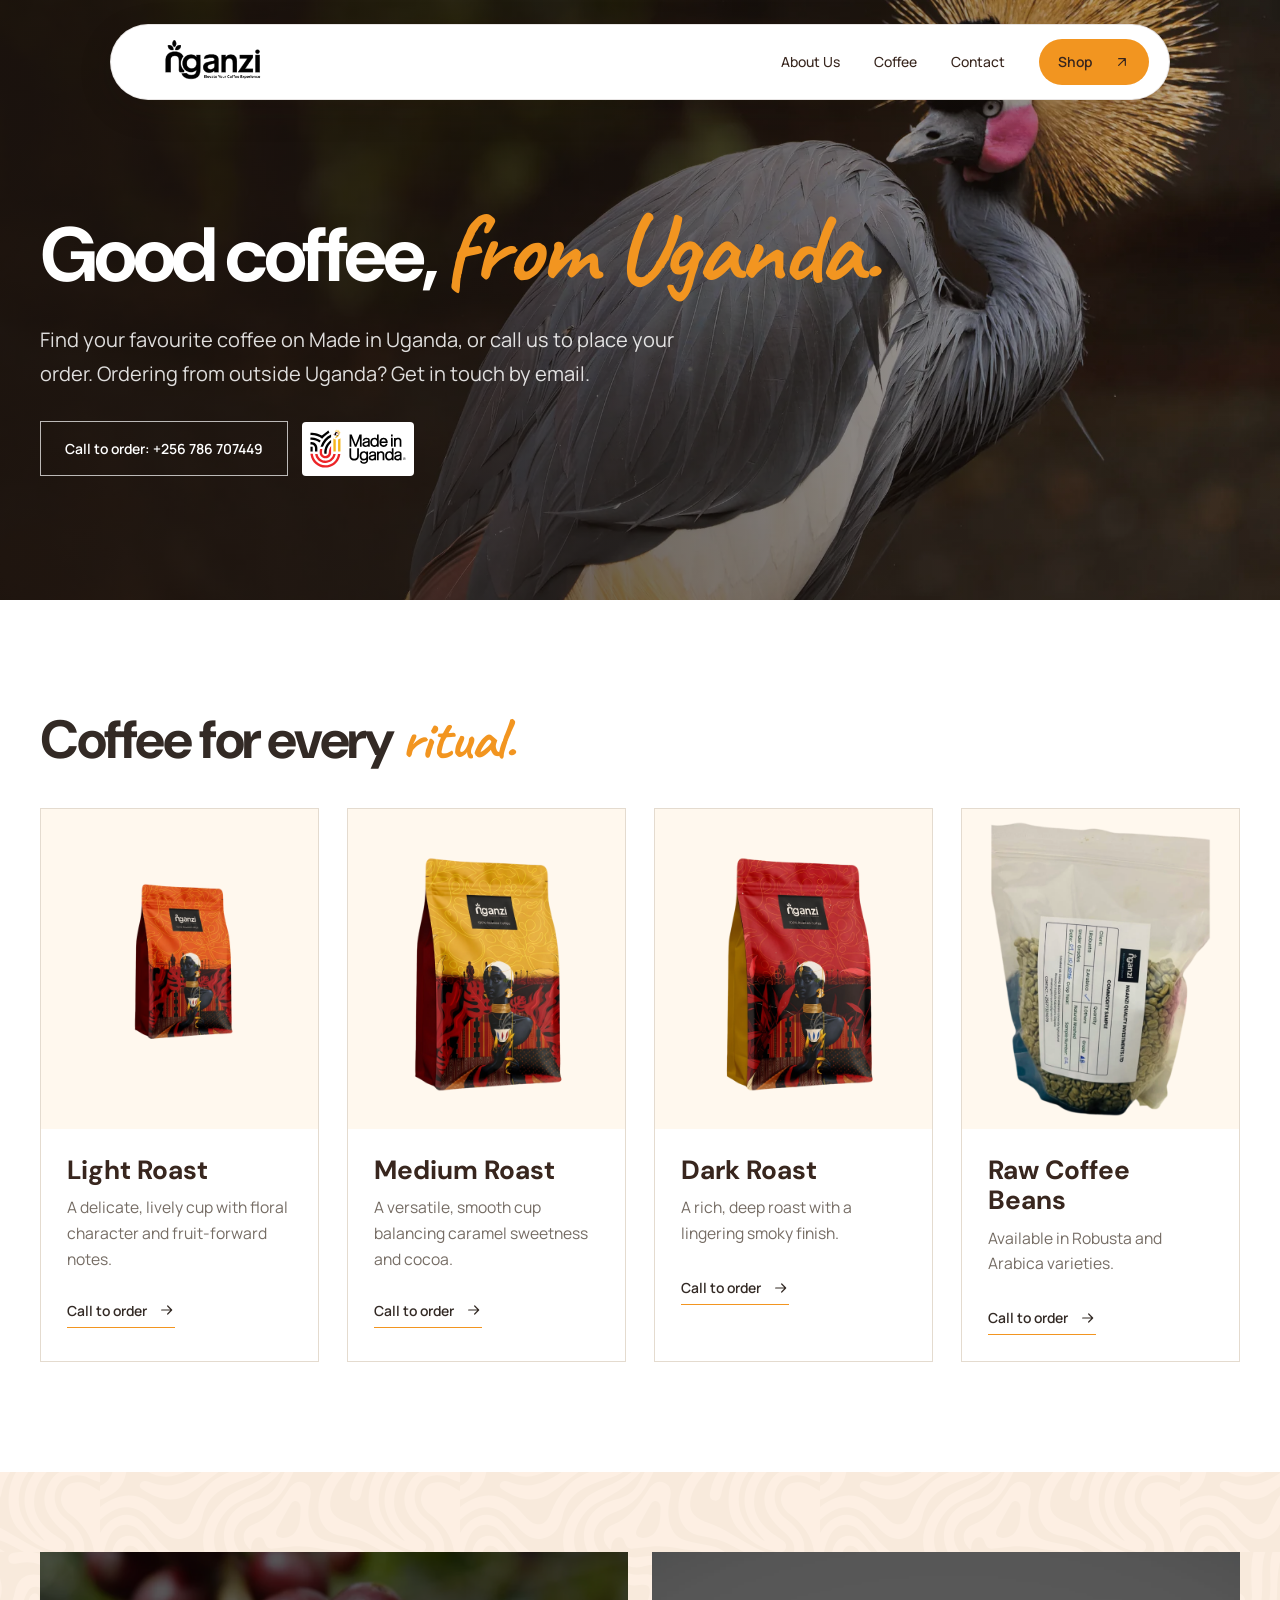
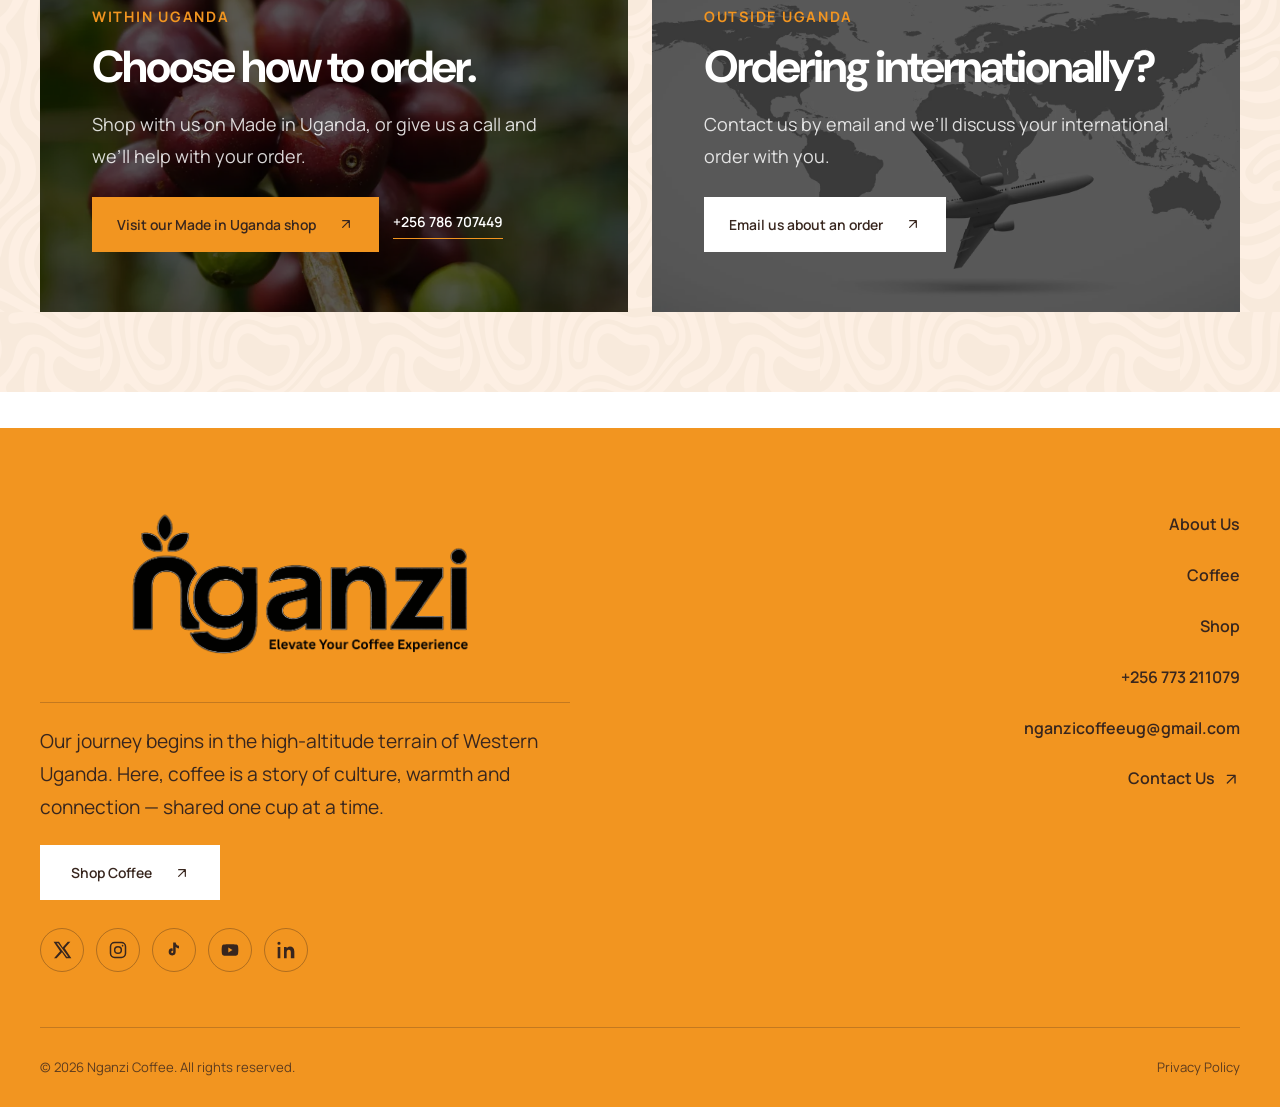
<file: pages/shop.html>
<!DOCTYPE html>
<html lang="en">
  <head>
    <meta charset="UTF-8" />
    <meta name="viewport" content="width=device-width, initial-scale=1.0" />
    <meta
      name="description"
      content="Shop Nganzi Coffee in Uganda on Made in Uganda or order by phone. For international orders, contact us by email."
    />
    <title>Shop Nganzi Coffee | Order Online or by Phone</title>
    <link rel="icon" type="image/png" sizes="64x114" href="../assets/images/nganzi-facicon-large.png" />
    <link rel="icon" type="image/png" sizes="47x84" href="../assets/images/nganzi-facicon-medium.png" />
    <link rel="icon" type="image/png" sizes="27x48" href="../assets/images/nganzi-facicon.png" />
    <link rel="preconnect" href="https://fonts.googleapis.com" />
    <link rel="preconnect" href="https://fonts.gstatic.com" crossorigin />
    <link
      href="https://fonts.googleapis.com/css2?family=Caveat:wght@600;700&family=DM+Sans:wght@400;500;600;700&family=Manrope:wght@400;500;600;700&display=swap"
      rel="stylesheet"
    />
    <link rel="stylesheet" href="../css/styles.css" />
    <script src="../js/main.js" defer></script>
  </head>
  <body class="shop-page-body">
    <div data-component="navbar"></div>

    <main>
      <section class="shop-page-hero">
        <img
          class="hero-image"
          src="../assets/images/crested-crane.webp"
          alt=""
          fetchpriority="high"
        />
        <div class="hero-overlay"></div>
        <div class="container shop-page-intro">
          <h1>Good coffee, <span class="script-accent">from Uganda.</span></h1>
          <p>
            Find your favourite coffee on Made in Uganda, or call us to place
            your order. Ordering from outside Uganda? Get in touch by email.
          </p>
          <div class="shop-page-actions">
            <a class="button button-light" href="tel:+256786707449">
              Call to order: +256 786 707449
            </a>
            <a
              class="shop-marketplace-logo"
              href="https://www.miu.ug/shopView/575"
              target="_blank"
              rel="noopener noreferrer"
              aria-label="Visit Nganzi Coffee on Made in Uganda"
            >
              <img
                src="../assets/images/logo-MIU.svg"
                alt="Made in Uganda"
                width="560"
                height="226"
              />
            </a>
          </div>
        </div>
      </section>

      <section class="shop-roasts section-padding" aria-labelledby="shop-roasts-heading">
        <div class="container">
          <div class="section-heading">
            <div>
              <h2 id="shop-roasts-heading">
                Coffee for every <span class="script-accent">ritual.</span>
              </h2>
            </div>
          </div>

          <div class="shop-roast-grid">
            <article class="shop-roast-card">
              <div class="shop-roast-image">
                <img
                  src="../assets/images/light-roast.webp"
                  alt="Nganzi Light Roast coffee bag"
                  loading="lazy"
                />
              </div>
              <div class="shop-roast-copy">
                <h3>Light Roast</h3>
                <p>A delicate, lively cup with floral character and fruit-forward notes.</p>
                <a class="text-link" href="tel:+256786707449">
                  Call to order
                  <svg class="arrow-icon" viewBox="0 0 24 24" fill="none" aria-hidden="true">
                    <path d="M4 12h15m-6-6 6 6-6 6" />
                  </svg>
                </a>
              </div>
            </article>

            <article class="shop-roast-card">
              <div class="shop-roast-image">
                <img
                  src="../assets/images/medium-roast.webp"
                  alt="Nganzi Medium Roast coffee bag"
                  loading="lazy"
                />
              </div>
              <div class="shop-roast-copy">
                <h3>Medium Roast</h3>
                <p>A versatile, smooth cup balancing caramel sweetness and cocoa.</p>
                <a class="text-link" href="tel:+256786707449">
                  Call to order
                  <svg class="arrow-icon" viewBox="0 0 24 24" fill="none" aria-hidden="true">
                    <path d="M4 12h15m-6-6 6 6-6 6" />
                  </svg>
                </a>
              </div>
            </article>

            <article class="shop-roast-card">
              <div class="shop-roast-image">
                <img
                  src="../assets/images/dark-roast.webp"
                  alt="Nganzi Dark Roast coffee bag"
                  loading="lazy"
                />
              </div>
              <div class="shop-roast-copy">
                <h3>Dark Roast</h3>
                <p>A rich, deep roast with a lingering smoky finish.</p>
                <a class="text-link" href="tel:+256786707449">
                  Call to order
                  <svg class="arrow-icon" viewBox="0 0 24 24" fill="none" aria-hidden="true">
                    <path d="M4 12h15m-6-6 6 6-6 6" />
                  </svg>
                </a>
              </div>
            </article>

            <article class="shop-roast-card">
              <div class="shop-roast-image">
                <img
                  src="../assets/images/raw-beans.webp"
                  alt="Bag of raw green coffee beans"
                  loading="lazy"
                  decoding="async"
                />
              </div>
              <div class="shop-roast-copy">
                <h3>Raw Coffee Beans</h3>
                <p>Available in Robusta and Arabica varieties.</p>
                <a class="text-link" href="tel:+256786707449">
                  Call to order
                  <svg class="arrow-icon" viewBox="0 0 24 24" fill="none" aria-hidden="true">
                    <path d="M4 12h15m-6-6 6 6-6 6" />
                  </svg>
                </a>
              </div>
            </article>
          </div>
        </div>
      </section>

      <section class="shop-order-options" aria-label="How to order">
        <div class="container shop-order-grid">
          <article class="shop-order-card">
            <img
              class="shop-order-card-image"
              src="../assets/images/coffee-origin.webp"
              alt=""
              aria-hidden="true"
              loading="lazy"
            />
            <p class="eyebrow">Within Uganda</p>
            <h2>Choose how to order.</h2>
            <p>Shop with us on Made in Uganda, or give us a call and we’ll help with your order.</p>
            <div class="shop-order-actions">
              <a
                class="button button-dark"
                href="https://www.miu.ug/shopView/575"
                target="_blank"
                rel="noopener noreferrer"
              >
                Visit our Made in Uganda shop
                <svg class="arrow-icon" viewBox="0 0 24 24" fill="none" aria-hidden="true">
                  <path d="M7 17 17 7M7 7h10v10" />
                </svg>
              </a>
              <a class="text-link" href="tel:+256786707449">+256 786 707449</a>
            </div>
          </article>

          <article class="shop-order-card shop-international-card">
            <img
              class="shop-order-card-image"
              src="../assets/images/overseas.webp"
              alt=""
              aria-hidden="true"
              loading="lazy"
            />
            <p class="eyebrow">Outside Uganda</p>
            <h2>Ordering internationally?</h2>
            <p>Contact us by email and we’ll discuss your international order with you.</p>
            <a
              class="button button-light"
              href="mailto:nganzicoffeeug@gmail.com?subject=International%20coffee%20order"
            >
              Email us about an order
              <svg class="arrow-icon" viewBox="0 0 24 24" fill="none" aria-hidden="true">
                <path d="M7 17 17 7M7 7h10v10" />
              </svg>
            </a>
          </article>
        </div>
      </section>
    </main>

    <div data-component="footer"></div>
  </body>
</html>
</file>
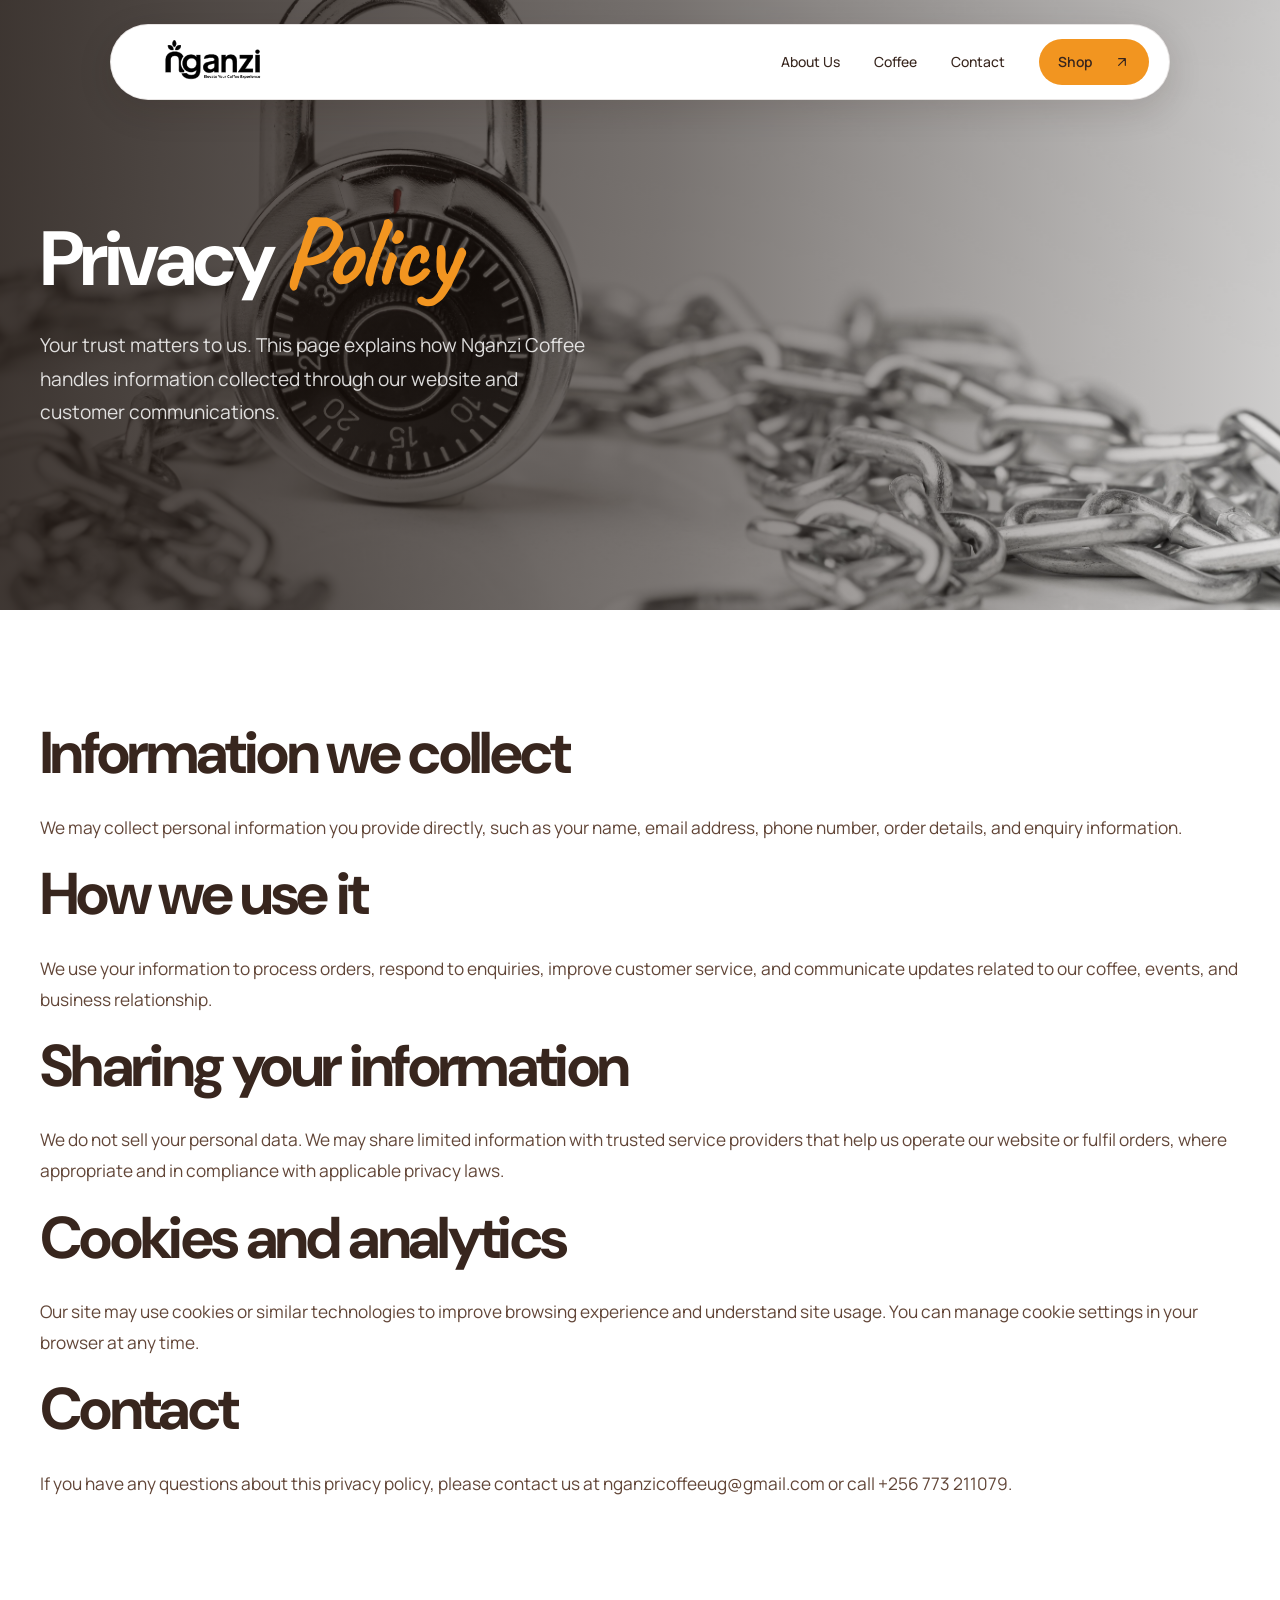
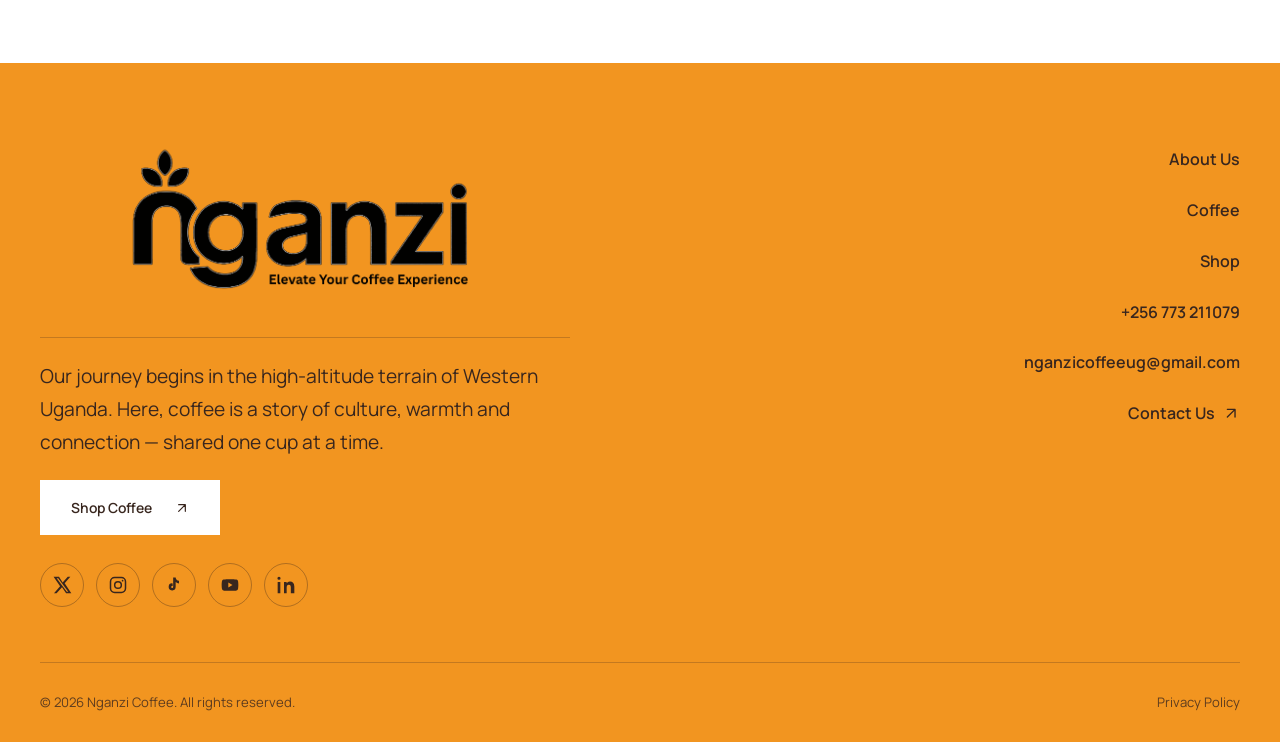
<file: policies/privacy-policy.html>
<!DOCTYPE html>
<html lang="en">
  <head>
    <meta charset="UTF-8" />
    <meta name="viewport" content="width=device-width, initial-scale=1.0" />
    <meta
      name="description"
      content="Privacy policy for Nganzi Coffee. Learn how we handle your information and communications."
    />
    <title>Privacy Policy | Nganzi Coffee</title>
    <link rel="icon" type="image/png" sizes="64x114" href="../assets/images/nganzi-facicon-large.png" />
    <link rel="icon" type="image/png" sizes="47x84" href="../assets/images/nganzi-facicon-medium.png" />
    <link rel="icon" type="image/png" sizes="27x48" href="../assets/images/nganzi-facicon.png" />
    <link rel="preconnect" href="https://fonts.googleapis.com" />
    <link rel="preconnect" href="https://fonts.gstatic.com" crossorigin />
    <link
      href="https://fonts.googleapis.com/css2?family=Caveat:wght@600;700&family=DM+Sans:wght@400;500;600;700&family=Manrope:wght@400;500;600;700&display=swap"
      rel="stylesheet"
    />
    <link rel="stylesheet" href="../css/styles.css" />
    <script src="../js/main.js" defer></script>
  </head>
  <body class="about-page-body">
    <main>
      <section class="about-story-hero privacy-hero">
        <div data-component="navbar"></div>
        <img
          class="hero-image"
          src="../assets/images/privacy-policy.jpg"
          alt="Coffee fields in Uganda"
          fetchpriority="high"
        />
        <div class="hero-overlay"></div>
        <div class="container about-story-hero-content">
          <h1>Privacy <span class="script-accent">Policy</span></h1>
          <p class="hero-description">
            Your trust matters to us. This page explains how Nganzi Coffee handles information collected through our website and customer communications.
          </p>
        </div>
      </section>

      <section class="section-padding">
        <div class="container policy-copy">
          <div class="story-origin-copy">
            <h2>Information we collect</h2>
            <p>
              We may collect personal information you provide directly, such as your name, email address, phone number, order details, and enquiry information.
            </p>

            <h2>How we use it</h2>
            <p>
              We use your information to process orders, respond to enquiries, improve customer service, and communicate updates related to our coffee, events, and business relationship.
            </p>

            <h2>Sharing your information</h2>
            <p>
              We do not sell your personal data. We may share limited information with trusted service providers that help us operate our website or fulfil orders, where appropriate and in compliance with applicable privacy laws.
            </p>

            <h2>Cookies and analytics</h2>
            <p>
              Our site may use cookies or similar technologies to improve browsing experience and understand site usage. You can manage cookie settings in your browser at any time.
            </p>

            <h2>Contact</h2>
            <p>
              If you have any questions about this privacy policy, please contact us at <a href="mailto:nganzicoffeeug@gmail.com">nganzicoffeeug@gmail.com</a> or call <a href="tel:+256773211079">+256 773 211079</a>.
            </p>
          </div>
        </div>
      </section>
    </main>

    <div data-component="footer"></div>
  </body>
</html>
</file>
<file: css/styles.css>
/* =================================
   1. DESIGN TOKENS
================================= */
:root {
  --orange: #f29520;
  --orange-hover: #d9780d;
  --cream: #fff8ee;
  --paper: #ffffff;
  --peach: #fcecdd;
  --footer-ink: #38261e;
  --brown: #38261e;
  --brown-light: #624638;
  --terracotta: var(--orange);
  --text: #332a25;
  --muted: #756c64;
  --border: #e4dbcf;

  --font-heading: "DM Sans", sans-serif;
  --font-body: "Manrope", sans-serif;
  --font-script: "Caveat", cursive;

  --container: 1200px;
  --radius: 0;
}

/* =================================
   2. RESET & GLOBAL
================================= */
* {
  box-sizing: border-box;
  margin: 0;
  padding: 0;
}

html {
  scroll-behavior: smooth;
  scroll-padding-top: 90px;
}

body {
  font-family: var(--font-body);
  color: var(--text);
  background: var(--paper);
  font-size: 1.125rem;
  line-height: 1.8;
}

img {
  display: block;
  width: 100%;
  height: 100%;
  object-fit: cover;
}

a {
  color: inherit;
  text-decoration: none;
}

button,
a {
  -webkit-tap-highlight-color: transparent;
}

button {
  font: inherit;
}

h1,
h2,
h3 {
  font-family: var(--font-heading);
  font-weight: 700;
  line-height: 1.15;
}

h1 {
  font-size: clamp(3rem, 6vw, 5.7rem);
  letter-spacing: -0.055em;
}

h2 {
  font-size: clamp(2.1rem, 4vw, 3.6rem);
  letter-spacing: -0.045em;
}

.script-accent {
  color: var(--orange);
  font-family: var(--font-script);
  font-size: 1.3em;
  font-weight: 700;
  font-style: normal;
  letter-spacing: -0.025em;
  line-height: 0.9;
  white-space: nowrap;
}

p {
  color: var(--muted);
}

.container {
  width: min(var(--container), calc(100% - 64px));
  margin-inline: auto;
}

.section-padding {
  padding-block: 110px;
}

.eyebrow {
  color: var(--terracotta);
  font-size: 0.9rem;
  font-weight: 700;
  letter-spacing: 0.12em;
  text-transform: uppercase;
  margin-bottom: 18px;
}

/* =================================
   3. BUTTONS & LINKS
================================= */
.button {
  display: inline-flex;
  align-items: center;
  justify-content: center;
  gap: 22px;
  min-height: 54px;
  padding: 14px 24px;
  border: 1px solid transparent;
  border-radius: var(--radius);
  font-size: 0.87rem;
  font-weight: 600;
  transition:
    background 180ms ease,
    color 180ms ease,
    border-color 180ms ease,
    transform 180ms ease;
}

.button:hover {
  transform: translateY(-2px);
}

.arrow-icon {
  width: 1.15em;
  height: 1.15em;
  flex: 0 0 auto;
  stroke: currentColor;
  stroke-linecap: round;
  stroke-linejoin: round;
  stroke-width: 1.8;
}

.arrow-right {
  width: 1.25em;
}

.button-small {
  min-height: 42px;
  padding: 9px 18px;
  border-radius: 999px;
  background: var(--orange);
  color: var(--brown);
}

.button-dark {
  background: var(--orange);
  color: var(--brown);
}

.button-light {
  background: var(--paper);
  color: var(--brown);
}

.button-dark:hover,
.button-small:hover {
  background: var(--orange-hover);
}

.button-light:hover {
  background: var(--cream);
}

.text-link {
  display: inline-flex;
  align-items: center;
  gap: 12px;
  padding-bottom: 4px;
  border-bottom: 1px solid var(--terracotta);
  font-size: 0.87rem;
  font-weight: 600;
}

.text-link .arrow-icon {
  transition: transform 180ms ease;
}

.text-link:hover .arrow-icon {
  transform: translateX(4px);
}

.has-scroll-reveals [data-reveal] {
  opacity: 0;
  transform: translateY(24px);
  transition:
    opacity 650ms ease var(--reveal-delay, 0ms),
    transform 650ms cubic-bezier(0.2, 0.7, 0.2, 1) var(--reveal-delay, 0ms);
}

.has-scroll-reveals [data-reveal].is-visible {
  opacity: 1;
  transform: translateY(0);
}

/* =================================
   4. HEADER
================================= */
.site-header {
  position: absolute;
  z-index: 5;
  top: 24px;
  left: 0;
  width: 100%;
}

.navbar {
  position: relative;
  width: min(1060px, calc(100% - 64px));
  min-height: 76px;
  display: flex;
  align-items: center;
  justify-content: space-between;
  gap: 30px;
  padding: 10px 20px 10px 28px;
  border: 1px solid rgba(56, 38, 30, 0.12);
  border-radius: 999px;
  background: var(--paper);
  box-shadow: 0 10px 35px rgba(35, 22, 12, 0.14);
  backdrop-filter: blur(12px);
}

.brand {
  position: relative;
  display: block;
  flex: 0 0 150px;
  height: 46px;
  overflow: hidden;
}

.brand img {
  position: absolute;
  top: 50%;
  left: 0;
  width: 150px;
  height: 150px;
  transform: translateY(-50%);
}

.footer-logo img {
  width: 150px;
  height: auto;
  object-fit: contain;
}

.nav-links {
  display: flex;
  align-items: center;
  gap: 34px;
  color: var(--brown);
  font-size: 0.87rem;
  font-weight: 500;
}

.nav-links-header {
  display: none;
}

.nav-links > a:not(.button):hover {
  color: var(--orange-hover);
}

.menu-toggle {
  display: none;
  background: transparent;
  border: 0;
  cursor: pointer;
}

/* =================================
   5. HERO
================================= */
.hero {
  min-height: 100vh;
  min-height: 100svh;
  position: relative;
  display: flex;
  align-items: center;
  overflow: hidden;
  background: var(--brown);
  color: white;
}

.hero-image,
.hero-overlay {
  position: absolute;
  inset: 0;
  width: 100%;
  height: 100%;
}

.hero-image {
  object-fit: cover;
  object-position: center 55%;
}

.hero-overlay {
  background: linear-gradient(
    90deg,
    rgba(28, 19, 14, 0.82) 0%,
    rgba(28, 19, 14, 0.55) 48%,
    rgba(28, 19, 14, 0.08) 100%
  );
}

.hero-content {
  position: relative;
  z-index: 1;
  padding-block: 130px 145px;
  animation: hero-content-enter 800ms cubic-bezier(0.2, 0.7, 0.2, 1) both;
}

.hero-bottom {
  animation: hero-fade-in 800ms 180ms ease both;
}

@keyframes hero-fade-in {
  from {
    opacity: 0;
  }

  to {
    opacity: 1;
  }
}

@keyframes hero-content-enter {
  from {
    opacity: 0;
    transform: translateY(20px);
  }

  to {
    opacity: 1;
    transform: translateY(0);
  }
}

.hero h1 {
  max-width: 800px;
  color: white;
}

.hero .script-accent {
  font-size: 1.4em;
}

.hero-description {
  max-width: 560px;
  margin-block: 26px 32px;
  color: rgba(255, 255, 255, 0.84);
  font-size: 1.2rem;
  line-height: 1.75;
}

.hero-bottom {
  position: absolute;
  z-index: 1;
  bottom: 28px;
  left: 50%;
  transform: translateX(-50%);
  display: flex;
  align-items: center;
  gap: 24px;
  color: white;
  font-size: 0.9rem;
  letter-spacing: 0.05em;
}

.hero-social-label {
  color: rgba(255, 255, 255, 0.78);
  font-size: 0.8rem;
  letter-spacing: 0.12em;
  text-transform: uppercase;
}

.hero-social-links {
  display: flex;
  align-items: center;
  gap: 18px;
}

.hero-social-links a {
  display: grid;
  width: 28px;
  height: 28px;
  place-items: center;
  color: white;
  transition: color 180ms ease, transform 180ms ease;
}

.hero-social-links a:hover {
  transform: translateY(-2px);
  color: var(--orange);
}

.hero-social-links a:focus-visible {
  outline: 2px solid var(--orange);
  outline-offset: 4px;
}

.hero-social-links svg {
  width: 20px;
  height: 20px;
  fill: currentColor;
}

.hero-social-links a:nth-child(2) svg {
  fill: none;
  stroke: currentColor;
  stroke-width: 1.8;
}

.hero-social-links .social-icon-fill {
  fill: currentColor;
  stroke: none;
}

.hero-social-links .social-icon-cutout {
  fill: var(--brown);
}

/* =================================
   6. ABOUT
================================= */
.about {
  position: relative;
  isolation: isolate;
  overflow: hidden;
  background: var(--paper);
}

.shop-cta::before {
  position: absolute;
  z-index: 0;
  pointer-events: none;
  content: "";
}

.about-grid {
  position: relative;
  z-index: 1;
  display: grid;
  grid-template-columns: 0.82fr 1.5fr 0.82fr;
  grid-template-rows: auto auto;
  grid-template-areas:
    "label copy image"
    "note rule link";
  align-items: center;
  column-gap: clamp(32px, 5vw, 78px);
  row-gap: 58px;
}

.about-label {
  grid-area: label;
  align-self: start;
  color: var(--muted);
}

.about-copy {
  grid-area: copy;
  max-width: 650px;
}

.about-copy h2 {
  margin-bottom: 25px;
  color: var(--brown);
  font-family: var(--font-heading);
  font-size: clamp(2rem, 3vw, 3.35rem);
  font-weight: 700;
  letter-spacing: -0.045em;
  line-height: 1.17;
}

.about-copy .script-accent {
  font-size: 1.32em;
}

.about-copy > p:not(.eyebrow) {
  max-width: 560px;
  color: var(--brown-light);
  font-size: 1.2rem;
  line-height: 1.75;
}

.about-image-wrap {
  grid-area: image;
  align-self: start;
}

.about-image-label {
  margin-bottom: 28px;
  color: var(--brown);
  font-size: 1rem;
  font-weight: 600;
}

.about-image-wrap img {
  width: 100%;
  height: auto;
  aspect-ratio: 1 / 0.88;
  object-position: center 55%;
}

.about-note {
  grid-area: note;
  max-width: 230px;
  color: var(--brown-light);
  font-size: 1.05rem;
  line-height: 1.6;
}

.about-rule {
  grid-area: rule;
  width: 100%;
  height: 1px;
  background: var(--orange);
}

.about-link {
  grid-area: link;
  justify-self: start;
  padding: 11px 20px;
  border: 1px solid var(--orange);
  color: var(--brown);
  transition:
    background 180ms ease,
    color 180ms ease,
    border-color 180ms ease;
}

.about-link:hover {
  border-color: var(--orange-hover);
  background: var(--orange-hover);
  color: var(--brown);
}

/* =================================
   7. COFFEE PRODUCTS
================================= */
.coffee-section {
  background: var(--paper);
}

.section-heading {
  display: flex;
  align-items: end;
  justify-content: space-between;
  gap: 30px;
  margin-bottom: 48px;
}

.section-heading h2 {
  max-width: 650px;
}

.desktop-link {
  margin-bottom: 8px;
  white-space: nowrap;
}

.product-grid {
  display: grid;
  grid-template-columns: repeat(4, minmax(0, 1fr));
  gap: 26px;
}

.product-carousel {
  position: relative;
}

.product-carousel .product-grid {
  display: flex;
  gap: 26px;
  overflow-x: auto;
  overscroll-behavior-inline: contain;
  padding: 0 2px 12px;
  scroll-behavior: smooth;
  scroll-padding-inline: 2px;
  scroll-snap-type: x mandatory;
  scrollbar-width: none;
  -webkit-overflow-scrolling: touch;
}

.product-carousel .product-grid::-webkit-scrollbar {
  display: none;
}

.product-carousel .product-card {
  flex: 0 0 clamp(250px, 27vw, 310px);
  scroll-snap-align: start;
}

.product-carousel-arrow {
  position: absolute;
  z-index: 1;
  top: 34%;
  display: grid;
  width: 44px;
  height: 44px;
  place-items: center;
  border: 1px solid rgba(56, 38, 30, 0.12);
  border-radius: 50%;
  background: var(--paper);
  color: var(--brown);
  box-shadow: 0 5px 18px rgba(35, 22, 12, 0.18);
  cursor: pointer;
  transition: opacity 180ms ease, transform 180ms ease, background 180ms ease;
}

.product-carousel-arrow:hover:not(:disabled) {
  transform: scale(1.06);
  background: var(--cream);
}

.product-carousel-arrow:disabled {
  opacity: 0.4;
  cursor: default;
  box-shadow: 0 2px 8px rgba(35, 22, 12, 0.1);
}

.product-carousel-arrow-previous {
  left: 10px;
}

.product-carousel-arrow-next {
  right: 10px;
}

.product-carousel-arrow svg {
  width: 22px;
  height: 22px;
  stroke: currentColor;
  stroke-linecap: round;
  stroke-linejoin: round;
  stroke-width: 1.8;
}

.product-card {
  min-width: 0;
}

.product-image {
  display: block;
  aspect-ratio: 4 / 4.5;
  overflow: hidden;
  background: #e9dfd1;
}

.product-image img {
  transition: transform 450ms ease;
}

.product-card:hover .product-image img {
  transform: scale(1.045);
}

.product-info {
  padding: 22px 2px 0;
}

.product-category {
  margin-bottom: 7px;
  color: var(--orange-hover);
  font-size: 0.7rem;
  font-weight: 700;
  letter-spacing: 0.12em;
}

.product-info h3 {
  margin-bottom: 9px;
  font-size: 1.65rem;
}

.product-info > p:not(.product-category) {
  margin-bottom: 17px;
  font-size: 1.2rem;
}

.product-info .text-link {
  font-size: 0.82rem;
}

/* =================================
   8. SHOP CTA
================================= */
.shop-cta {
  position: relative;
  isolation: isolate;
  overflow: hidden;
  padding-block: 100px;
  background: var(--peach);
}

.shop-cta::before {
  inset: 0;
  background: url("../assets/patterns/60913917_abstract_pattern_design_background_2007%20%5BConverted%5D.svg")
    center / cover no-repeat;
  opacity: 0.2;
}

.shop-cta-inner {
  position: relative;
  z-index: 1;
  display: grid;
  grid-template-columns: minmax(0, 1.1fr) minmax(300px, 0.9fr);
  align-items: center;
  gap: clamp(32px, 6vw, 80px);
  max-width: 1100px;
}

.shop-cta-content {
  max-width: 620px;
}

.shop-cta-illustration {
  width: 100%;
  height: auto;
  object-fit: contain;
  mix-blend-mode: multiply;
}

.shop-cta h2 {
  margin-bottom: 18px;
}

.shop-cta h2 .script-accent {
  font-size: 1.35em;
}

.shop-cta-inner > p:not(.eyebrow) {
  margin-bottom: 28px;
  font-size: 1.2rem;
}

/* =================================
   9. FOOTER
================================= */
.site-footer {
  margin-top: 36px;
  padding-top: 80px;
  background: var(--orange);
  color: var(--footer-ink);
}

.footer-grid {
  display: grid;
  grid-template-columns: minmax(0, 1.5fr) minmax(180px, 0.6fr);
  align-items: start;
  gap: clamp(60px, 12vw, 170px);
  padding-bottom: 55px;
}

.footer-logo {
  position: relative;
  display: block;
  width: min(100%, 530px);
  height: 170px;
  overflow: hidden;
  margin-bottom: 24px;
}

.footer-logo img {
  position: absolute;
  top: 50%;
  left: 0;
  width: 530px;
  height: 530px;
  transform: translateY(-50%);
}

.footer-divider {
  width: min(100%, 530px);
  height: 1px;
  margin-bottom: 22px;
  background: rgba(56, 38, 30, 0.25);
}

.footer-story {
  max-width: 530px;
  margin-bottom: 22px;
  color: var(--footer-ink);
  font-size: 1.2rem;
  line-height: 1.7;
}

.footer-brand .button-light {
  min-width: 180px;
  background: var(--paper);
  color: var(--footer-ink);
}

.footer-brand .button-light:hover {
  background: var(--cream);
}

.social-links {
  display: flex;
  flex-wrap: wrap;
  gap: 12px;
  margin-top: 28px;
}

.social-links a {
  width: 44px;
  height: 44px;
  display: grid;
  place-items: center;
  border: 1px solid rgba(56, 38, 30, 0.35);
  border-radius: 50%;
  color: var(--footer-ink);
  transition:
    background 180ms ease,
    color 180ms ease,
    border-color 180ms ease,
    transform 180ms ease;
}

.social-links a:hover {
  transform: translateY(-3px);
  border-color: var(--footer-ink);
  background: var(--footer-ink);
  color: var(--paper);
}

.social-links svg {
  width: 20px;
  height: 20px;
  fill: currentColor;
}

.social-links a:nth-child(2) svg {
  fill: none;
  stroke: currentColor;
  stroke-width: 1.8;
}

.social-links .social-icon-fill {
  fill: currentColor;
  stroke: none;
}

.social-links .social-icon-cutout {
  fill: var(--orange);
}

.social-links a:hover .social-icon-cutout {
  fill: var(--footer-ink);
}

.footer-nav {
  display: flex;
  flex-direction: column;
  align-items: flex-end;
  gap: 22px;
  padding-top: 2px;
}

.footer-nav a {
  display: inline-flex;
  align-items: center;
  gap: 7px;
  color: var(--footer-ink);
  font-size: 1rem;
  font-weight: 600;
  transition: color 180ms ease;
}

.footer-nav a:hover {
  color: var(--paper);
}

.footer-bottom {
  min-height: 80px;
  display: flex;
  align-items: center;
  justify-content: space-between;
  gap: 20px;
  border-top: 1px solid rgba(56, 38, 30, 0.25);
}

.footer-bottom p,
.footer-bottom a {
  color: rgba(56, 38, 30, 0.8);
  font-size: 0.82rem;
}

.footer-bottom a:hover {
  color: var(--orange);
}

/* =================================
   10. TABLET
================================= */
@media (max-width: 900px) {
  .container {
    width: min(100% - 40px, var(--container));
  }

  .section-padding {
    padding-block: 80px;
  }

  .nav-links {
    gap: 20px;
  }

  .about-grid {
    grid-template-columns: 0.65fr 1.5fr 0.85fr;
    column-gap: 28px;
    row-gap: 42px;
  }

  .product-grid {
    gap: 18px;
    grid-template-columns: repeat(2, minmax(0, 1fr));
  }

  .product-carousel .product-grid {
    gap: 18px;
  }

  .footer-grid {
    gap: 50px;
  }
}

/* =================================
   10. CONTACT PAGE
================================= */
.contact-page-body {
  background: #ffffff;
  min-height: 100vh;
  color: var(--brown);
  padding-top: 110px;
}

.contact-page-shell {
  position: relative;
  max-width: 1280px;
  margin: 0 auto;
  padding: 26px 24px 80px;
}

.contact-page-shell > * {
  position: relative;
  z-index: 1;
}

.contact-header {
  margin-top: 0;
  padding-top: 0;
}

.contact-nav {
  width: min(980px, 100%);
  margin: 0 auto;
  padding: 10px 22px 10px 18px;
  background: rgba(255, 248, 238, 0.9);
  border: 1px solid rgba(56, 38, 30, 0.12);
  border-radius: 14px;
  box-shadow: 0 10px 25px rgba(35, 22, 12, 0.08);
}

.contact-page-main {
  width: min(100%, 1140px);
  margin: 0 auto;
  padding: 8px 0 0;
}

.contact-hero {
  display: grid;
  grid-template-columns: 1.08fr 1fr;
  gap: 56px;
  width: min(100%, 1040px);
  margin: 0 auto;
  padding: 0;
  align-items: center;
}

.contact-intro {
  padding: 16px 8px 0 0;
}

.contact-eyebrow {
  margin-bottom: 24px;
  font-size: 0.78rem;
  letter-spacing: 0.14em;
}

.contact-intro h1 {
  margin-bottom: 14px;
  color: var(--brown);
  font-size: clamp(3.2rem, 6vw, 6.3rem);
  letter-spacing: -0.06em;
  font-family: var(--font-heading);
  font-weight: 700;
  line-height: 0.96;
}

.contact-intro h1 .script-accent {
  font-size: 1.08em;
}

.contact-lead {
  max-width: 600px;
  color: var(--brown-light);
  font-size: clamp(1.1rem, 1.9vw, 1.6rem);
  line-height: 1.6;
}

.contact-points {
  list-style: none;
  display: grid;
  gap: 18px;
  margin-top: 30px;
  color: var(--brown);
}

.contact-points li {
  display: flex;
  align-items: center;
  gap: 12px;
  font-size: clamp(1.1rem, 1.3vw, 1.55rem);
  font-weight: 500;
}

.contact-icon {
  display: inline-grid;
  place-items: center;
  width: 24px;
  height: 24px;
  color: var(--orange-hover);
  font-size: 0.9rem;
}

.contact-points a {
  color: var(--brown);
}

.contact-visual-panel {
  width: min(100%, 440px);
  margin-left: auto;
}

.contact-visual-panel img {
  display: block;
  width: 100%;
  height: clamp(360px, 45vw, 580px);
  object-fit: cover;
  object-position: center 45%;
}

.contact-social-panel {
  width: 100%;
  margin-top: 38px;
  padding: 0;
  border: 0;
  border-radius: 0;
  background: transparent;
  box-shadow: none;
}

.contact-social-panel h2 {
  margin-bottom: 18px;
  color: var(--brown);
  font-size: clamp(2.1rem, 3vw, 3.1rem);
  font-family: var(--font-heading);
  letter-spacing: -0.04em;
  line-height: 1.1;
}

.social-link-list {
  display: grid;
  gap: 8px;
}

.social-link-list a {
  display: flex;
  align-items: center;
  justify-content: space-between;
  gap: 20px;
  padding: 12px 0;
  border-bottom: 1px solid rgba(56, 38, 30, 0.18);
  color: var(--brown);
  font-size: 1.08rem;
  font-weight: 500;
}

.social-link-list a:hover {
  color: var(--orange-hover);
}

.social-arrow {
  width: 18px;
  height: 18px;
  stroke: currentColor;
  stroke-linecap: round;
  stroke-linejoin: round;
  stroke-width: 1.8;
  flex: none;
}

.support-grid {
  display: none;
}

.contact-form-card {
  width: min(100%, 520px);
  margin-left: auto;
  padding: 28px 24px 18px;
  border: 1px solid rgba(56, 38, 30, 0.12);
  border-radius: 18px;
  background: rgba(255, 255, 255, 0.7);
  box-shadow: 0 20px 40px rgba(35, 22, 12, 0.06);
}

.contact-form-card h2 {
  margin-bottom: 8px;
  color: var(--brown);
  font-size: clamp(2.3rem, 4vw, 3.2rem);
  letter-spacing: -0.05em;
  font-family: var(--font-heading);
}

.contact-form-card > p {
  margin-bottom: 18px;
  color: var(--muted);
  font-size: 1.1rem;
  font-style: normal;
}

.contact-form {
  display: grid;
  gap: 14px;
}

.contact-form label {
  display: grid;
  gap: 8px;
  color: var(--brown);
  font-size: 0.9rem;
  font-weight: 600;
}

.contact-form input,
.contact-form select,
.contact-form textarea {
  width: 100%;
  min-height: 42px;
  border: 1px solid rgba(56, 38, 30, 0.2);
  border-radius: 6px;
  padding: 12px 14px;
  background: rgba(255, 255, 255, 0.66);
  color: var(--brown);
  font: inherit;
  resize: vertical;
}

.contact-form input::placeholder,
.contact-form textarea::placeholder {
  color: rgba(56, 38, 30, 0.45);
}

.contact-form input:focus,
.contact-form select:focus,
.contact-form textarea:focus {
  outline: none;
  border-color: rgba(242, 149, 32, 0.72);
  box-shadow: 0 0 0 2px rgba(242, 149, 32, 0.12);
}

.contact-submit {
  width: 100%;
  margin-top: 8px;
  min-height: 50px;
  background: var(--orange);
  color: var(--brown);
  border: 0;
}

.location-section {
  position: relative;
  isolation: isolate;
  display: grid;
  grid-template-columns: 1.08fr 0.92fr;
  gap: 30px;
  align-items: center;
  width: 100%;
  margin: 64px auto 0;
  padding: 64px max(32px, calc((100% - 840px) / 2));
  background: var(--cream);
}

.location-section::before {
  position: absolute;
  z-index: -1;
  inset: 0;
  background: url("../assets/illustrations/wave-background.svg") center / cover no-repeat;
  content: "";
  opacity: 0.55;
  pointer-events: none;
}

.map-card {
  position: relative;
  overflow: hidden;
  background: #f3efe8;
}

.map-card iframe {
  display: block;
  width: 100%;
  height: 330px;
  border: 0;
  filter: saturate(0.9) contrast(1.08);
}

.map-badge {
  position: absolute;
  top: 14px;
  left: 14px;
  z-index: 2;
  padding: 7px 10px;
  border-radius: 0;
  background: rgba(255, 248, 238, 0.9);
  border: 1px solid rgba(56, 38, 30, 0.12);
  color: var(--brown);
  font-size: 0.72rem;
  font-weight: 700;
}

.location-copy {
  padding: 8px 12px;
}

.location-copy h2 {
  margin-bottom: 14px;
  color: var(--brown);
  font-size: clamp(3.2rem, 6vw, 6.3rem);
  font-family: var(--font-heading);
  font-weight: 700;
  letter-spacing: -0.06em;
  line-height: 0.96;
}

.location-copy h2 .script-accent {
  font-size: 1.08em;
}

.location-copy h3 {
  margin-bottom: 18px;
  color: var(--brown);
  font-size: clamp(1.2rem, 1.8vw, 1.6rem);
  font-family: var(--font-heading);
  letter-spacing: -0.03em;
  line-height: 1.2;
}

.location-details {
  list-style: none;
  display: grid;
  gap: 16px;
  color: rgba(56, 38, 30, 0.78);
  font-size: 1rem;
  line-height: 1.6;
}

.location-details li {
  display: grid;
  gap: 4px;
}

.detail-label {
  color: var(--brown);
  font-weight: 700;
}

.location-details a {
  color: var(--brown);
  text-decoration: underline;
  text-underline-offset: 4px;
}

/* =================================
   11. MOBILE NAVIGATION
================================= */
@media (max-width: 640px) {
  .container {
    width: calc(100% - 40px);
  }

  .navbar {
    min-height: 74px;
    width: calc(100% - 40px);
    padding: 9px 15px 9px 20px;
  }

  .brand {
    flex-basis: 112px;
    height: 40px;
  }

  .brand img {
    width: 112px;
    height: 112px;
  }

  .menu-toggle {
    display: flex;
    flex-direction: column;
    align-items: center;
    justify-content: center;
    width: 44px;
    height: 44px;
    gap: 5px;
    padding: 0;
    border-radius: 50%;
    transition: background 180ms ease, opacity 160ms ease, visibility 0s linear;
  }

  .menu-toggle[aria-expanded="true"] {
    opacity: 0;
    visibility: hidden;
    pointer-events: none;
  }

  .menu-toggle:hover,
  .menu-toggle:focus-visible {
    background: var(--cream);
  }

  .menu-toggle span {
    width: 24px;
    height: 2px;
    background: var(--brown);
  }

  .nav-links {
    position: absolute;
    z-index: 1;
    top: calc(100% + 10px);
    left: 0;
    right: 0;
    display: flex;
    flex-direction: column;
    align-items: stretch;
    gap: 0;
    max-height: min(70svh, 420px);
    overflow-y: auto;
    padding: 12px 20px 20px;
    background: var(--paper);
    border: 1px solid var(--border);
    border-radius: 20px;
    box-shadow: 0 12px 30px rgba(35, 22, 12, 0.16);
    opacity: 0;
    visibility: hidden;
    pointer-events: none;
    transform: translateY(-10px) scale(0.98);
    transform-origin: top center;
    transition:
      opacity 180ms ease,
      transform 220ms cubic-bezier(0.2, 0.7, 0.2, 1),
      visibility 0s linear 220ms;
  }

  .nav-links.is-open {
    opacity: 1;
    visibility: visible;
    pointer-events: auto;
    transform: translateY(0) scale(1);
    transition-delay: 0s;
  }

  .nav-links-header {
    display: flex;
    align-items: center;
    justify-content: space-between;
    min-height: 48px;
    margin-bottom: 4px;
    color: var(--brown-light);
    font-size: 0.76rem;
    font-weight: 700;
    letter-spacing: 0.1em;
    text-transform: uppercase;
  }

  .nav-close {
    display: grid;
    place-items: center;
    width: 40px;
    height: 40px;
    border: 0;
    border-radius: 50%;
    background: var(--cream);
    color: var(--brown);
    cursor: pointer;
    transition: background 180ms ease, transform 180ms ease;
  }

  .nav-close:hover,
  .nav-close:focus-visible {
    background: var(--peach);
    transform: rotate(90deg);
  }

  .nav-close svg {
    width: 19px;
    height: 19px;
    stroke: currentColor;
    stroke-linecap: round;
    stroke-width: 1.8;
  }

  .nav-links > a:not(.button) {
    padding: 13px 0;
    border-top: 1px solid rgba(56, 38, 30, 0.09);
    font-size: 1rem;
  }

  .nav-links .button {
    justify-content: center;
    margin-top: 14px;
  }

  .hero {
    min-height: 100vh;
    min-height: 100svh;
  }

  .hero-overlay {
    background: linear-gradient(
      90deg,
      rgba(28, 19, 14, 0.78),
      rgba(28, 19, 14, 0.35)
    );
  }

  .hero-content {
    padding-block: 120px 150px;
  }

  .hero .script-accent {
    font-size: 1.28em;
  }

  .hero-description {
    max-width: 380px;
  }

  .hero-bottom {
    bottom: 20px;
    justify-content: center;
    gap: 14px;
  }

  .hero-social-label {
    font-size: 0.62rem;
    letter-spacing: 0.08em;
  }

  .hero-social-links {
    gap: 10px;
  }

  .hero-social-links a {
    width: 26px;
    height: 26px;
  }

  .hero-social-links svg {
    width: 18px;
    height: 18px;
  }

  .section-padding {
    padding-block: 68px;
  }

  .about-grid {
    grid-template-columns: 1fr;
    grid-template-rows: auto;
    grid-template-areas:
      "label"
      "copy"
      "image"
      "note"
      "rule"
      "link";
    gap: 24px;
  }

  .about-label {
    margin-bottom: 0;
  }

  .about-copy h2 {
    font-size: clamp(2rem, 9vw, 2.7rem);
  }

  .about-copy .script-accent {
    font-size: 1.2em;
  }

  .about-image-label {
    margin-bottom: 14px;
  }

  .about-image-wrap {
    width: 100%;
  }

  .about-image-wrap img {
    aspect-ratio: 4 / 3;
  }

  .about-note {
    max-width: 360px;
  }

  .about-rule {
    margin-block: 3px;
  }

  .section-heading {
    align-items: flex-start;
    margin-bottom: 30px;
  }

  .section-heading h2 {
    font-size: 2.25rem;
  }

  .desktop-link {
    display: none;
  }

  .product-grid {
    grid-template-columns: 1fr;
    gap: 38px;
  }

  .product-carousel .product-grid {
    gap: 20px;
  }

  .product-carousel .product-card {
    flex-basis: min(78vw, 320px);
  }

  .product-carousel-arrow {
    top: 29%;
    width: 40px;
    height: 40px;
  }

  .product-image {
    aspect-ratio: 5 / 4;
  }

  .product-info {
    padding-top: 17px;
  }

  .shop-cta {
    padding-block: 75px;
  }

  .shop-cta-inner {
    grid-template-columns: 1fr;
    gap: 16px;
  }

  .shop-cta::before {
    background-position: center;
    background-size: cover;
    opacity: 0.24;
  }

  .shop-cta-illustration {
    width: min(100%, 440px);
    justify-self: center;
    margin-top: -12px;
  }

  .footer-grid {
    grid-template-columns: 1fr;
    gap: 42px;
    padding-bottom: 38px;
  }

  .footer-brand {
    grid-column: auto;
  }

  .footer-logo {
    width: min(100%, 400px);
    height: 130px;
    margin-bottom: 24px;
  }

  .footer-logo img {
    width: 400px;
    height: 400px;
  }

  .footer-nav {
    align-items: flex-start;
    gap: 16px;
  }

  .footer-bottom {
    align-items: flex-start;
    flex-direction: column;
    justify-content: center;
    gap: 5px;
    padding-block: 20px;
  }
}

@media (max-width: 900px) {
  .contact-page-shell {
    padding-inline: 18px;
  }

  .contact-nav {
    flex-wrap: wrap;
    justify-content: center;
  }

  .contact-hero,
  .location-section {
    grid-template-columns: 1fr;
  }

  .location-section {
    padding-inline: 32px;
  }

  .contact-intro,
  .location-copy {
    padding-inline: 4px;
  }

  .support-grid {
    grid-template-columns: 1fr;
  }
}

@media (max-width: 640px) {
  .contact-page-shell {
    padding-top: 18px;
    padding-bottom: 40px;
  }

  .contact-page-shell::before {
    inset: 120px auto auto 50%;
    width: 120vw;
    height: 250px;
    opacity: 0.16;
  }

  .contact-nav {
    padding: 12px 16px;
    gap: 14px;
  }

  .contact-brand {
    width: 130px;
  }

  .contact-nav-links {
    width: 100%;
    flex-wrap: wrap;
    gap: 10px 16px;
    font-size: 0.7rem;
  }

  .contact-book-btn {
    width: 100%;
    justify-content: center;
  }

  .contact-hero {
    gap: 22px;
    padding: 24px 18px 22px;
  }

  .contact-intro {
    padding: 0;
  }

  .contact-form-card {
    padding: 18px 16px 16px;
  }

  .map-surface {
    height: 260px;
  }
}

@media (prefers-reduced-motion: reduce) {
  *,
  *::before,
  *::after {
    scroll-behavior: auto !important;
    transition-duration: 0.01ms !important;
    animation-duration: 0.01ms !important;
    animation-delay: 0ms !important;
  }

  .has-scroll-reveals [data-reveal] {
    opacity: 1;
    transform: none;
  }
}

/* =================================
   11. COFFEE GUIDE
================================= */
.coffee-page-body {
  min-height: 100vh;
  background: var(--paper);
}

.coffee-guide-hero {
  position: relative;
  isolation: isolate;
  display: flex;
  min-height: 570px;
  align-items: center;
  overflow: hidden;
  background: var(--brown);
  color: white;
}

.coffee-guide-hero .hero-image {
  object-position: center 56%;
}

.coffee-guide-hero .hero-overlay {
  background: linear-gradient(
    90deg,
    rgba(28, 19, 14, 0.86),
    rgba(28, 19, 14, 0.58) 58%,
    rgba(28, 19, 14, 0.3)
  );
}

.coffee-guide-intro {
  position: relative;
  z-index: 1;
  padding-block: 155px 78px;
}

.coffee-guide-intro .eyebrow {
  margin-bottom: 20px;
  color: var(--orange);
}

.coffee-guide-intro h1 {
  max-width: 900px;
  color: white;
  font-size: clamp(3rem, 6vw, 5rem);
}

.coffee-guide-intro h1 .script-accent {
  color: var(--orange);
}

.coffee-guide-intro > p:last-child {
  max-width: 690px;
  margin-top: 24px;
  color: rgba(255, 255, 255, 0.84);
  font-size: clamp(1.05rem, 1.8vw, 1.25rem);
  line-height: 1.7;
}

.roast-profile {
  scroll-margin-top: 24px;
  padding-block: 90px;
  border-bottom: 1px solid var(--border);
  background: var(--paper);
}

.roast-profile-inner {
  display: grid;
  grid-template-columns: minmax(0, 0.95fr) minmax(0, 1.05fr);
  align-items: center;
  gap: clamp(44px, 9vw, 120px);
}

.roast-profile-reverse .roast-image {
  order: 2;
}

.roast-image {
  display: grid;
  min-height: 390px;
  place-items: center;
  overflow: hidden;
  background: var(--paper);
}

.roast-image img {
  width: min(100%, 520px);
  height: 430px;
  object-fit: contain;
  mix-blend-mode: multiply;
}

.roast-copy {
  max-width: 570px;
  padding-block: 20px;
}

.roast-copy .eyebrow {
  margin-bottom: 12px;
}

.roast-copy h2 {
  margin-bottom: 20px;
  color: var(--brown);
  font-size: clamp(2.5rem, 4vw, 3.6rem);
}

.roast-description {
  color: var(--brown-light);
  font-size: 1.1rem;
  line-height: 1.75;
}

.tasting-notes {
  margin-block: 25px 30px;
}

.tasting-notes h3 {
  margin-bottom: 12px;
  color: var(--brown);
  font-size: 0.75rem;
  letter-spacing: 0.12em;
  text-transform: uppercase;
}

.tasting-notes ul {
  display: flex;
  flex-wrap: wrap;
  gap: 9px;
  list-style: none;
}

.tasting-notes li {
  padding: 6px 14px;
  border: 1px solid rgba(56, 38, 30, 0.18);
  border-radius: 999px;
  color: var(--brown-light);
  font-size: 0.85rem;
  line-height: 1.5;
}

.roast-cta {
  min-height: 560px;
  padding-block: 150px;
  border-top: 1px solid var(--border);
  background:
    linear-gradient(rgba(38, 25, 18, 0.68), rgba(38, 25, 18, 0.68)),
    url("../assets/images/closeup-coffee.webp") center 52% / cover no-repeat;
  display: flex;
  align-items: center;
}

.roast-cta-inner {
  display: flex;
  align-items: center;
  justify-content: space-between;
  gap: 32px;
}

.roast-cta .eyebrow {
  margin-bottom: 10px;
  color: white;
}

.roast-cta h2 {
  color: white;
}

@media (max-width: 700px) {
  .coffee-guide-hero {
    min-height: 580px;
  }

  .coffee-guide-hero .hero-overlay {
    background: linear-gradient(
      90deg,
      rgba(28, 19, 14, 0.82),
      rgba(28, 19, 14, 0.5)
    );
  }

  .coffee-guide-intro {
    padding-block: 145px 70px;
  }

  .coffee-guide-intro h1 {
    font-size: clamp(2.75rem, 11vw, 4.1rem);
  }

  .roast-profile {
    padding-block: 55px;
  }

  .roast-profile-inner {
    grid-template-columns: 1fr;
    gap: 28px;
  }

  .roast-profile-reverse .roast-image {
    order: 0;
  }

  .roast-image {
    min-height: 300px;
  }

  .roast-image img {
    height: 320px;
  }

  .roast-copy {
    padding: 0;
  }

  .roast-cta-inner {
    align-items: flex-start;
    flex-direction: column;
  }

  .roast-cta {
    min-height: 320px;
    padding-block: 80px;
  }
}

/* =================================
   12. SHOP PAGE
================================= */
.shop-page-body {
  min-height: 100vh;
  background: var(--paper);
}

.shop-page-hero {
  position: relative;
  isolation: isolate;
  display: flex;
  min-height: 600px;
  align-items: center;
  overflow: hidden;
  background: var(--brown);
  color: white;
}

.shop-page-hero .hero-image {
  object-position: center 58%;
}

.shop-page-hero .hero-overlay {
  background: linear-gradient(
    90deg,
    rgba(28, 19, 14, 0.86),
    rgba(28, 19, 14, 0.56) 62%,
    rgba(28, 19, 14, 0.22)
  );
}

.shop-page-intro {
  position: relative;
  z-index: 1;
  padding-block: 160px 80px;
}

.shop-page-intro .eyebrow {
  margin-bottom: 20px;
  color: var(--orange);
}

.shop-page-intro h1 {
  max-width: 850px;
  color: white;
  font-size: clamp(3rem, 6vw, 5rem);
}

.shop-page-intro h1 .script-accent {
  color: var(--orange);
}

.shop-page-intro > p:not(.eyebrow) {
  max-width: 660px;
  margin-top: 24px;
  color: rgba(255, 255, 255, 0.86);
  font-size: clamp(1.05rem, 1.8vw, 1.25rem);
  line-height: 1.7;
}

.shop-page-actions,
.shop-order-actions {
  display: flex;
  flex-wrap: wrap;
  align-items: center;
  gap: 14px;
  margin-top: 30px;
}

.shop-page-actions .button-light {
  background: transparent;
  border-color: rgba(255, 255, 255, 0.7);
  color: white;
}

.shop-page-actions .button-light:hover {
  background: rgba(255, 255, 255, 0.12);
}

.shop-page-actions {
  flex-wrap: nowrap;
}

.shop-page-actions > * {
  flex: 0 0 auto;
}

.shop-marketplace-logo {
  display: inline-flex;
  align-items: center;
  justify-content: center;
  height: 54px;
  width: 112px;
  margin-top: 0;
  padding: 8px;
  border-radius: 4px;
  background: white;
  transition: opacity 180ms ease;
}

.shop-marketplace-logo:hover {
  opacity: 0.86;
}

.shop-marketplace-logo img {
  display: block;
  width: 100%;
  max-width: 100%;
  height: auto;
}

.shop-roasts .section-heading {
  margin-bottom: 36px;
}

.shop-roasts .section-heading h2 .script-accent {
  display: inline-block;
  color: var(--orange);
  font-size: 1.1em;
}

.shop-roasts .section-heading h2 {
  max-width: none;
  font-size: clamp(1.5rem, 4.2vw, 3.4rem);
  white-space: nowrap;
}

.shop-roasts .section-heading .eyebrow {
  margin-bottom: 12px;
}

.shop-roast-grid {
  display: grid;
  grid-template-columns: repeat(4, minmax(0, 1fr));
  gap: 28px;
}

.shop-roast-card {
  min-width: 0;
  border: 1px solid var(--border);
  background: var(--paper);
}

.shop-roast-image {
  display: grid;
  min-height: 300px;
  place-items: center;
  overflow: hidden;
  background: var(--cream);
}

.shop-roast-image img {
  width: min(100%, 390px);
  height: 320px;
  object-fit: contain;
  mix-blend-mode: multiply;
  transition: transform 450ms ease;
}

.shop-roast-card:hover .shop-roast-image img {
  transform: scale(1.035);
}

.shop-roast-copy {
  padding: 26px;
}

.shop-roast-copy .eyebrow {
  margin-bottom: 8px;
  font-size: 0.72rem;
}

.shop-roast-copy h3 {
  margin-bottom: 10px;
  color: var(--brown);
  font-size: 1.65rem;
}

.shop-roast-copy > p:not(.eyebrow) {
  min-height: 3.5em;
  margin-bottom: 20px;
  font-size: 0.98rem;
  line-height: 1.65;
}

.shop-order-options {
  position: relative;
  isolation: isolate;
  overflow: hidden;
  padding-block: 80px;
  background: var(--peach);
}

.shop-order-options::before {
  position: absolute;
  z-index: -1;
  inset: 0;
  background: url("../assets/patterns/60913917_abstract_pattern_design_background_2007%20%5BConverted%5D.svg")
    center / 360px;
  content: "";
  opacity: 0.18;
}

.shop-order-grid {
  position: relative;
  z-index: 1;
  display: grid;
  grid-template-columns: repeat(2, minmax(0, 1fr));
  gap: 24px;
}

.shop-order-card {
  position: relative;
  isolation: isolate;
  min-height: 360px;
  overflow: hidden;
  padding: clamp(28px, 5vw, 52px);
  background: var(--brown);
  color: white;
}

.shop-order-card-image {
  position: absolute;
  z-index: -1;
  inset: 0;
  width: 100%;
  height: 100%;
  object-fit: cover;
}

.shop-order-card::before {
  position: absolute;
  z-index: 0;
  inset: 0;
  background: rgba(0, 0, 0, 0.64);
  content: "";
}

.shop-order-card > *:not(.shop-order-card-image) {
  position: relative;
  z-index: 1;
}

.shop-order-card h2 {
  margin-bottom: 14px;
  color: white;
  font-size: clamp(2rem, 3.5vw, 2.8rem);
}

.shop-order-card > p:not(.eyebrow) {
  max-width: 470px;
  color: rgba(255, 255, 255, 0.84);
}

.shop-order-card .eyebrow {
  margin-bottom: 12px;
}

.shop-order-card .shop-order-actions {
  margin-top: 24px;
}

.shop-order-card .text-link {
  color: white;
}

.shop-international-card {
  background: var(--brown);
}

.shop-international-card .button-light {
  margin-top: 24px;
}

@media (max-width: 800px) {
  .shop-roast-grid {
    grid-template-columns: repeat(2, minmax(0, 1fr));
  }

  .shop-order-grid {
    grid-template-columns: 1fr;
  }
}

@media (max-width: 700px) {
  .shop-page-hero {
    min-height: 650px;
  }

  .shop-page-hero .hero-overlay {
    background: linear-gradient(
      90deg,
      rgba(28, 19, 14, 0.84),
      rgba(28, 19, 14, 0.56)
    );
  }

  .shop-page-intro {
    padding-block: 150px 75px;
  }

  .shop-page-intro h1 {
    font-size: clamp(2.8rem, 11vw, 4.1rem);
  }

  .shop-page-actions {
    align-items: center;
    flex-direction: row;
  }

  .shop-page-actions .button {
    justify-content: space-between;
    padding-inline: 8px;
    font-size: clamp(0.6rem, 2.8vw, 0.87rem);
    white-space: nowrap;
  }

  .shop-marketplace-logo {
    width: 96px;
    padding-inline: 6px;
  }

  .shop-roast-grid {
    grid-template-columns: 1fr;
  }

  .shop-roast-image {
    min-height: 280px;
  }

  .shop-roast-image img {
    height: 300px;
  }

  .shop-roast-copy > p:not(.eyebrow) {
    min-height: 0;
  }

  .shop-order-options {
    padding-block: 56px;
  }

  .shop-order-card {
    padding: 28px 24px;
  }
}

/* =================================
   13. ABOUT STORY
================================= */
.about-page-body {
  min-height: 100vh;
  background: var(--paper);
}

.about-story-hero {
  position: relative;
  isolation: isolate;
  display: flex;
  min-height: min(610px, 70svh);
  align-items: center;
  overflow: hidden;
  background: var(--brown);
  color: white;
}

.about-story-hero .hero-image {
  object-position: center 48%;
}

.about-story-hero .hero-overlay {
  background: linear-gradient(
    90deg,
    rgba(28, 19, 14, 0.84),
    rgba(28, 19, 14, 0.55) 52%,
    rgba(28, 19, 14, 0.12)
  );
}

.about-story-hero .eyebrow {
  color: white;
}

.about-story-hero-content {
  position: relative;
  z-index: 1;
  padding-block: 135px 75px;
}

.about-story-hero-content h1 {
  max-width: 1000px;
  color: white;
  font-size: clamp(3rem, 6vw, 5rem);
}

.story-origin {
  scroll-margin-top: 24px;
  background: var(--paper);
}

.story-origin-grid {
  display: grid;
  grid-template-columns: minmax(0, 1fr) minmax(0, 0.9fr);
  align-items: center;
  gap: clamp(48px, 9vw, 130px);
}

.story-origin-image {
  position: relative;
  min-height: 500px;
}

.story-origin-image img {
  min-height: 500px;
  object-position: center;
}

.story-image-tag {
  position: absolute;
  right: 0;
  bottom: 0;
  padding: 12px 20px;
  background: var(--orange);
  color: var(--brown);
  font-size: 0.78rem;
  font-weight: 700;
  letter-spacing: 0.08em;
  text-transform: uppercase;
}

.story-origin-copy {
  max-width: 560px;
}

.story-product-sizes {
  display: flex;
  flex-wrap: wrap;
  gap: 10px;
  margin: 28px 0 12px;
}

.story-product-sizes span {
  min-width: 66px;
  padding: 7px 12px;
  border: 1px solid var(--border);
  color: var(--brown);
  font-size: 0.82rem;
  font-weight: 700;
  line-height: 1.5;
  text-align: center;
}

.policy-copy {
  display: flex;
  justify-content: center;
}

.policy-copy .story-origin-copy {
  width: 100%;
  max-width: none;
}

.story-origin-copy h2,
.story-women-copy h2,
.story-processing-heading h2 {
  margin-bottom: 24px;
  color: var(--brown);
  font-size: clamp(2.5rem, 4.6vw, 4rem);
}

.story-origin-copy > p:not(.eyebrow),
.story-women-copy > p:not(.eyebrow) {
  margin-bottom: 18px;
  color: var(--brown-light);
  font-size: 1.08rem;
  line-height: 1.8;
}

.story-origin-copy .text-link,
.story-women-copy .text-link {
  margin-top: 12px;
}

.story-export {
  background: var(--paper);
}

.story-export-heading {
  display: grid;
  grid-template-columns: minmax(0, 1fr) minmax(320px, 0.9fr);
  align-items: end;
  gap: 64px;
  margin-bottom: 38px;
  padding-bottom: 34px;
  border-bottom: 1px solid var(--border);
}

.story-export-heading h2 {
  margin-bottom: 12px;
  color: var(--brown);
  font-size: clamp(2.4rem, 4vw, 3.4rem);
}

.story-export-heading .script-accent {
  font-size: clamp(1.6rem, 2.5vw, 2.2rem);
}

.story-export-heading > p {
  color: var(--brown-light);
  font-size: 1rem;
  line-height: 1.8;
  text-align: right;
}

.story-export-content {
  display: grid;
  grid-template-columns: minmax(0, 0.9fr) minmax(0, 1.35fr) minmax(180px, 0.85fr);
  align-items: start;
  gap: 38px;
}

.story-export-context h3 {
  margin-bottom: 18px;
  color: var(--brown);
  font-size: 1.7rem;
  line-height: 1.3;
}

.story-export-context > p {
  margin-bottom: 16px;
  color: var(--muted);
  font-size: 0.96rem;
  line-height: 1.75;
}

.export-journey {
  display: grid;
  grid-template-columns: repeat(2, minmax(0, 1fr));
  gap: 34px 28px;
  list-style: none;
}

.export-journey li {
  min-width: 0;
}

.export-journey li > span {
  display: block;
  margin-bottom: 14px;
  color: var(--orange-hover);
  font-family: var(--font-heading);
  font-size: 1.8rem;
  font-weight: 700;
  line-height: 1;
}

.export-journey h3 {
  margin-bottom: 8px;
  color: var(--brown);
  font-size: 1.12rem;
  line-height: 1.4;
}

.export-journey p {
  color: var(--muted);
  font-size: 0.88rem;
  line-height: 1.7;
}

.story-export-images {
  display: grid;
  gap: 18px;
}

.story-export-images img {
  height: clamp(150px, 16vw, 220px);
  border-radius: 18px;
}

.story-vision {
  margin-top: 28px;
  padding: 0 0 0 18px;
  border-left: 2px solid var(--orange);
}

.story-vision .eyebrow {
  margin-bottom: 6px;
}

.story-vision > p:last-child {
  color: var(--brown);
  font-size: 0.9rem;
  line-height: 1.7;
}

.story-women {
  position: relative;
  isolation: isolate;
  overflow: hidden;
  scroll-margin-top: 24px;
  padding-block: 90px;
  background: var(--paper);
}

.story-women-farmers {
  background: var(--paper);
}

.story-women-grid {
  display: grid;
  grid-template-columns: minmax(0, 1.08fr) minmax(0, 1fr);
  align-items: center;
  gap: 56px;
  width: min(1040px, calc(100% - 64px));
}

.story-women-copy {
  max-width: 590px;
}

.story-women-image {
  position: relative;
  width: min(100%, 440px);
  margin-left: auto;
}

.story-women-image img {
  height: clamp(360px, 45vw, 580px);
  object-position: center;
}

.founder-image {
  overflow: hidden;
}

.founder-image figcaption {
  position: absolute;
  right: 0;
  bottom: 0;
  left: 0;
  display: flex;
  align-items: center;
  justify-content: space-between;
  gap: 16px;
  padding: 16px 20px;
  background: rgba(56, 38, 30, 0.9);
  color: white;
}

.founder-image figcaption span {
  font-size: 0.78rem;
  letter-spacing: 0.08em;
  text-transform: uppercase;
}

.founder-image figcaption strong {
  color: var(--orange);
  font-family: var(--font-script);
  font-size: 2rem;
  line-height: 1;
}

.story-processing {
  position: relative;
  isolation: isolate;
  overflow: hidden;
  scroll-margin-top: 24px;
  background: var(--cream);
}

.story-processing::before {
  position: absolute;
  z-index: -1;
  inset: 0;
  background: url("../assets/patterns/60913917_abstract_pattern_design_background_2007%20%5BConverted%5D.svg")
    center / cover no-repeat;
  content: "";
  opacity: 0.12;
  pointer-events: none;
}

.story-processing-heading {
  max-width: 700px;
  margin: 0 auto 62px;
  text-align: center;
}

.story-processing-heading h2 {
  margin-bottom: 18px;
}

.story-processing-heading > p:last-child {
  color: var(--brown-light);
  font-size: 1.1rem;
  line-height: 1.75;
}

.roaster-gallery {
  display: grid;
  grid-template-columns: repeat(4, minmax(0, 1fr));
  gap: 18px;
}

.roaster-gallery figure {
  position: relative;
  min-width: 0;
  overflow: hidden;
  background: var(--brown);
}

.roaster-gallery img {
  height: clamp(220px, 24vw, 330px);
  transition: transform 300ms ease;
}

.roaster-gallery figure:hover img {
  transform: scale(1.04);
}

.roaster-gallery figcaption {
  position: absolute;
  right: 0;
  bottom: 0;
  left: 0;
  padding: 30px 16px 14px;
  background: linear-gradient(transparent, rgba(28, 19, 14, 0.78));
  color: white;
  font-size: 0.88rem;
  font-weight: 600;
}

.processing-steps {
  position: relative;
  display: grid;
  grid-template-columns: repeat(4, minmax(0, 1fr));
  gap: 28px;
  list-style: none;
}

.processing-steps::before {
  position: absolute;
  top: 25px;
  right: 12%;
  left: 12%;
  height: 1px;
  background: rgba(56, 38, 30, 0.22);
  content: "";
}

.processing-steps li {
  position: relative;
  padding-top: 64px;
}

.processing-step-number {
  position: absolute;
  top: 0;
  left: 0;
  display: grid;
  width: 50px;
  height: 50px;
  place-items: center;
  border: 1px solid var(--orange);
  border-radius: 50%;
  background: var(--cream);
  color: var(--brown);
  font-size: 0.8rem;
  font-weight: 700;
}

.processing-steps h3 {
  margin-bottom: 10px;
  color: var(--brown);
  font-size: 1.4rem;
}

.processing-steps p {
  color: var(--brown-light);
  font-size: 0.98rem;
  line-height: 1.7;
}

.processing-note {
  margin-top: 34px;
  color: var(--muted);
  font-size: 0.83rem;
  text-align: center;
}

.story-cta {
  min-height: 420px;
  padding-block: 100px;
  display: flex;
  align-items: center;
  background:
    linear-gradient(rgba(38, 25, 18, 0.68), rgba(38, 25, 18, 0.68)),
    url("../assets/images/closeup-coffee.webp") center 52% / cover no-repeat;
}

.story-cta-inner {
  display: flex;
  align-items: center;
  justify-content: space-between;
  gap: 32px;
}

.story-cta .eyebrow {
  margin-bottom: 10px;
  color: white;
}

.story-cta h2 {
  margin-bottom: 12px;
  color: white;
}

.story-cta-inner > div > p:last-child {
  color: rgba(255, 255, 255, 0.84);
}

@media (max-width: 800px) {
  .story-origin-grid,
  .story-women-grid {
    grid-template-columns: 1fr;
    gap: 38px;
  }

  .story-export-heading {
    grid-template-columns: 1fr;
    gap: 16px;
  }

  .story-export-heading > p {
    max-width: 680px;
    text-align: left;
  }

  .story-export-content {
    grid-template-columns: minmax(0, 1fr) minmax(0, 1.4fr);
    gap: 38px;
  }

  .story-export-images {
    grid-column: 1 / -1;
    grid-template-columns: repeat(2, minmax(0, 1fr));
  }

  .story-origin-image {
    min-height: 380px;
  }

  .story-origin-image img {
    min-height: 380px;
    max-height: 520px;
  }

  .story-women-image {
    width: 100%;
  }

  .roaster-gallery {
    grid-template-columns: repeat(2, minmax(0, 1fr));
  }

  .story-women-image img {
    height: clamp(360px, 60vw, 560px);
  }

  .processing-steps {
    grid-template-columns: repeat(2, minmax(0, 1fr));
    row-gap: 38px;
  }

  .processing-steps::before {
    display: none;
  }
}

@media (max-width: 640px) {
  .about-story-hero {
    min-height: 560px;
    min-height: 68svh;
  }

  .about-story-hero .hero-overlay {
    background: linear-gradient(
      90deg,
      rgba(28, 19, 14, 0.82),
      rgba(28, 19, 14, 0.48)
    );
  }

  .about-story-hero-content {
    padding-block: 115px 65px;
  }

  .about-story-hero-content h1 {
    font-size: clamp(2.75rem, 10vw, 3.7rem);
  }

  .story-origin,
  .story-processing {
    padding-block: 68px;
  }

  .story-origin-copy h2,
  .story-women-copy h2,
  .story-processing-heading h2 {
    font-size: clamp(2.4rem, 10vw, 3.2rem);
  }

  .story-origin-image,
  .story-origin-image img {
    min-height: 320px;
  }

  .story-women {
    padding-block: 68px;
  }

  .story-export {
    padding-block: 68px;
  }

  .story-export-heading h2 {
    font-size: clamp(2.4rem, 10vw, 3.2rem);
  }

  .story-export-content {
    grid-template-columns: 1fr;
    gap: 32px;
  }

  .export-journey {
    grid-template-columns: 1fr;
    gap: 24px;
  }

  .export-journey li > span {
    margin-bottom: 14px;
  }

  .story-vision {
    margin-top: 24px;
  }

  .story-export-images {
    grid-column: auto;
  }

  .story-women-image img {
    height: 105vw;
    max-height: 540px;
  }

  .roaster-gallery {
    gap: 12px;
  }

  .roaster-gallery img {
    height: 220px;
  }

  .roaster-gallery figcaption {
    padding: 26px 10px 10px;
    font-size: 0.74rem;
  }

  .processing-steps {
    grid-template-columns: 1fr;
    gap: 28px;
  }

  .processing-steps li {
    min-height: 50px;
    padding: 4px 0 0 68px;
  }

  .processing-steps h3 {
    font-size: 1.25rem;
  }

  .story-cta {
    min-height: 320px;
    padding-block: 80px;
  }

  .story-cta-inner {
    align-items: flex-start;
    flex-direction: column;
  }
}
</file>
